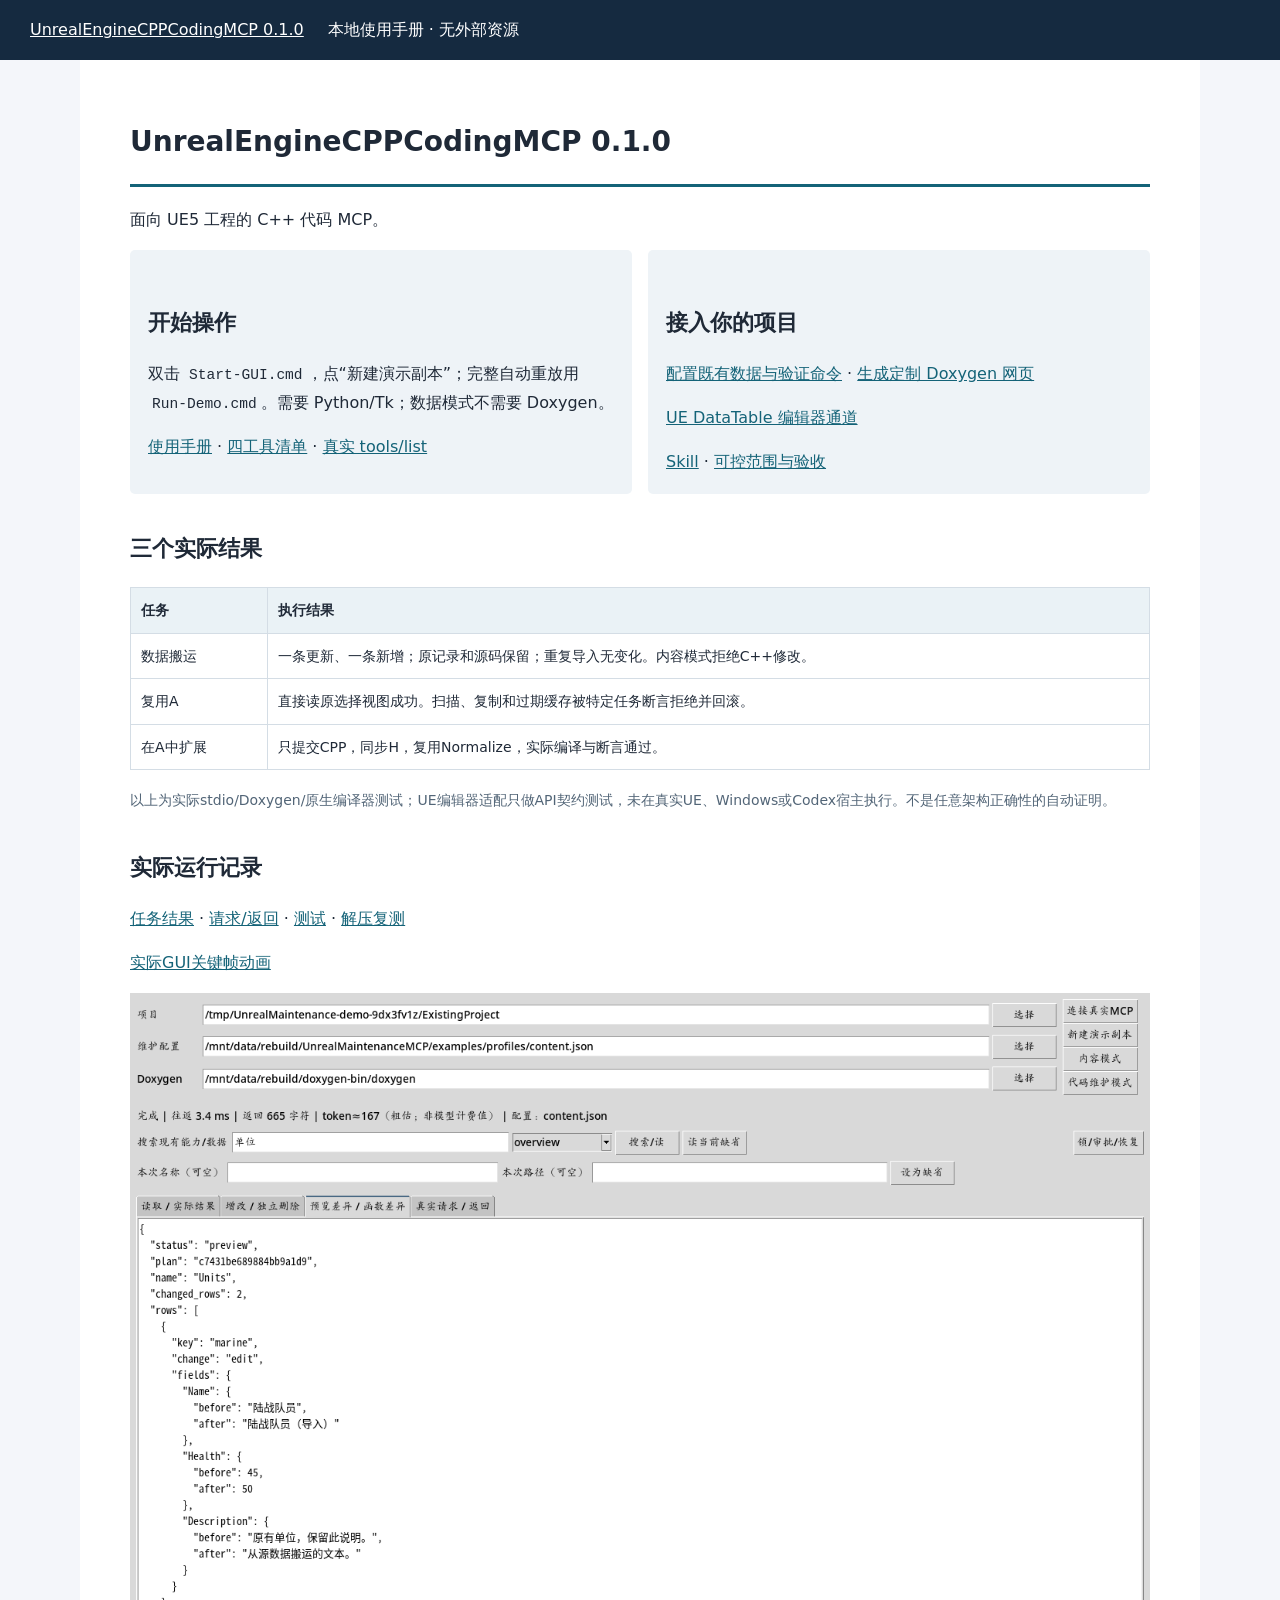
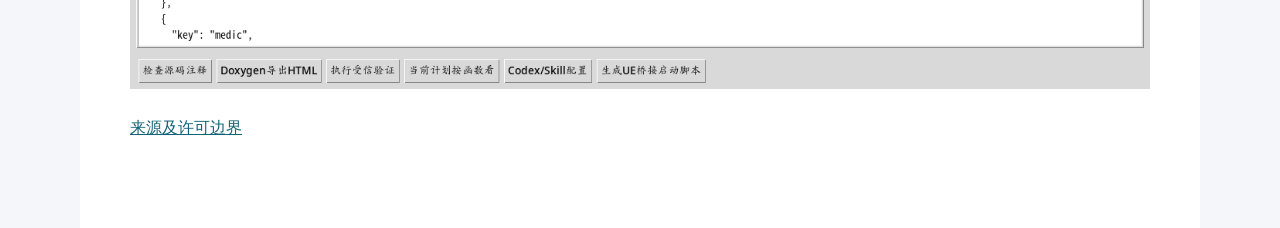
<file: index.html>
<!doctype html><html lang="zh-CN"><meta charset="utf-8"><meta name="viewport" content="width=device-width,initial-scale=1"><title>UnrealEngineCPPCodingMCP</title><style>body{font-family:system-ui,"Microsoft YaHei",sans-serif;margin:0;color:#1f2937;background:#f4f6fa;line-height:1.75}main{max-width:1020px;margin:auto;background:white;padding:38px 50px 70px}nav{background:#152a40;color:white;padding:16px 30px}a{color:#146378}nav a{color:white;margin-right:24px}h1{font-size:28px;border-bottom:3px solid #146378;padding-bottom:18px}h2{margin-top:36px;font-size:22px}h3{font-size:18px}pre{overflow:auto;background:#eef3f7;padding:18px;border-left:4px solid #146378;font-size:14px;line-height:1.65}code{font-family:Consolas,monospace;font-size:0.91em}p code{background:#eef3f7;padding:2px 4px}table{border-collapse:collapse;width:100%;margin:18px 0;font-size:14px}th,td{border:1px solid #d4dde5;text-align:left;padding:10px;vertical-align:top}th{background:#eaf2f6}img{max-width:100%}.muted{color:#526577;font-size:14px}.cards{display:grid;grid-template-columns:1fr 1fr;gap:16px}.card{background:#eef3f7;padding:18px;border-radius:5px}@media(max-width:700px){main{padding:22px}.cards{grid-template-columns:1fr}table{font-size:12px}}</style><nav><a href="index.html">UnrealEngineCPPCodingMCP 0.1.0</a><span>本地使用手册 · 无外部资源</span></nav><main><h1>UnrealEngineCPPCodingMCP 0.1.0</h1><p>面向 UE5 工程的 C++ 代码 MCP。</p><div class="cards"><section class="card"><h2>开始操作</h2><p>双击 <code>Start-GUI.cmd</code>，点“新建演示副本”；完整自动重放用 <code>Run-Demo.cmd</code>。需要 Python/Tk；数据模式不需要 Doxygen。</p><a href="docs/MANUAL_ZH.html">使用手册</a> · <a href="docs/TOOLS.html">四工具清单</a> · <a href="docs/TOOLS.json">真实 tools/list</a></section><section class="card"><h2>接入你的项目</h2><a href="docs/PROFILE_ZH.html">配置既有数据与验证命令</a> · <a href="docs/WEBSITE_ZH.html">生成定制 Doxygen 网页</a><p><a href="editor/README.html">UE DataTable 编辑器通道</a></p><a href=".agents/skills/ue-maintenance/SKILL.md">Skill</a> · <a href="docs/ACCEPTANCE_ZH.html">可控范围与验收</a></section></div><h2>三个实际结果</h2><table><tr><th>任务</th><th>执行结果</th></tr><tr><td>数据搬运</td><td>一条更新、一条新增；原记录和源码保留；重复导入无变化。内容模式拒绝C++修改。</td></tr><tr><td>复用A</td><td>直接读原选择视图成功。扫描、复制和过期缓存被特定任务断言拒绝并回滚。</td></tr><tr><td>在A中扩展</td><td>只提交CPP，同步H，复用Normalize，实际编译与断言通过。</td></tr></table><p class="muted">以上为实际stdio/Doxygen/原生编译器测试；UE编辑器适配只做API契约测试，未在真实UE、Windows或Codex宿主执行。不是任意架构正确性的自动证明。</p><h2>实际运行记录</h2><p><a href="evidence/replay/RESULTS.json">任务结果</a> · <a href="evidence/replay/MCP-RUN.json">请求/返回</a> · <a href="evidence/TEST_RESULTS.txt">测试</a> · <a href="evidence/Package-Tests.txt">解压复测</a></p><p><a href="evidence/gui/Workflow.gif">实际GUI关键帧动画</a></p><img src="evidence/gui/02_record_upsert_preview.png" alt="实际数据增改预览"><p><a href="NOTICE.md">来源及许可边界</a></p></main></html>
</file>
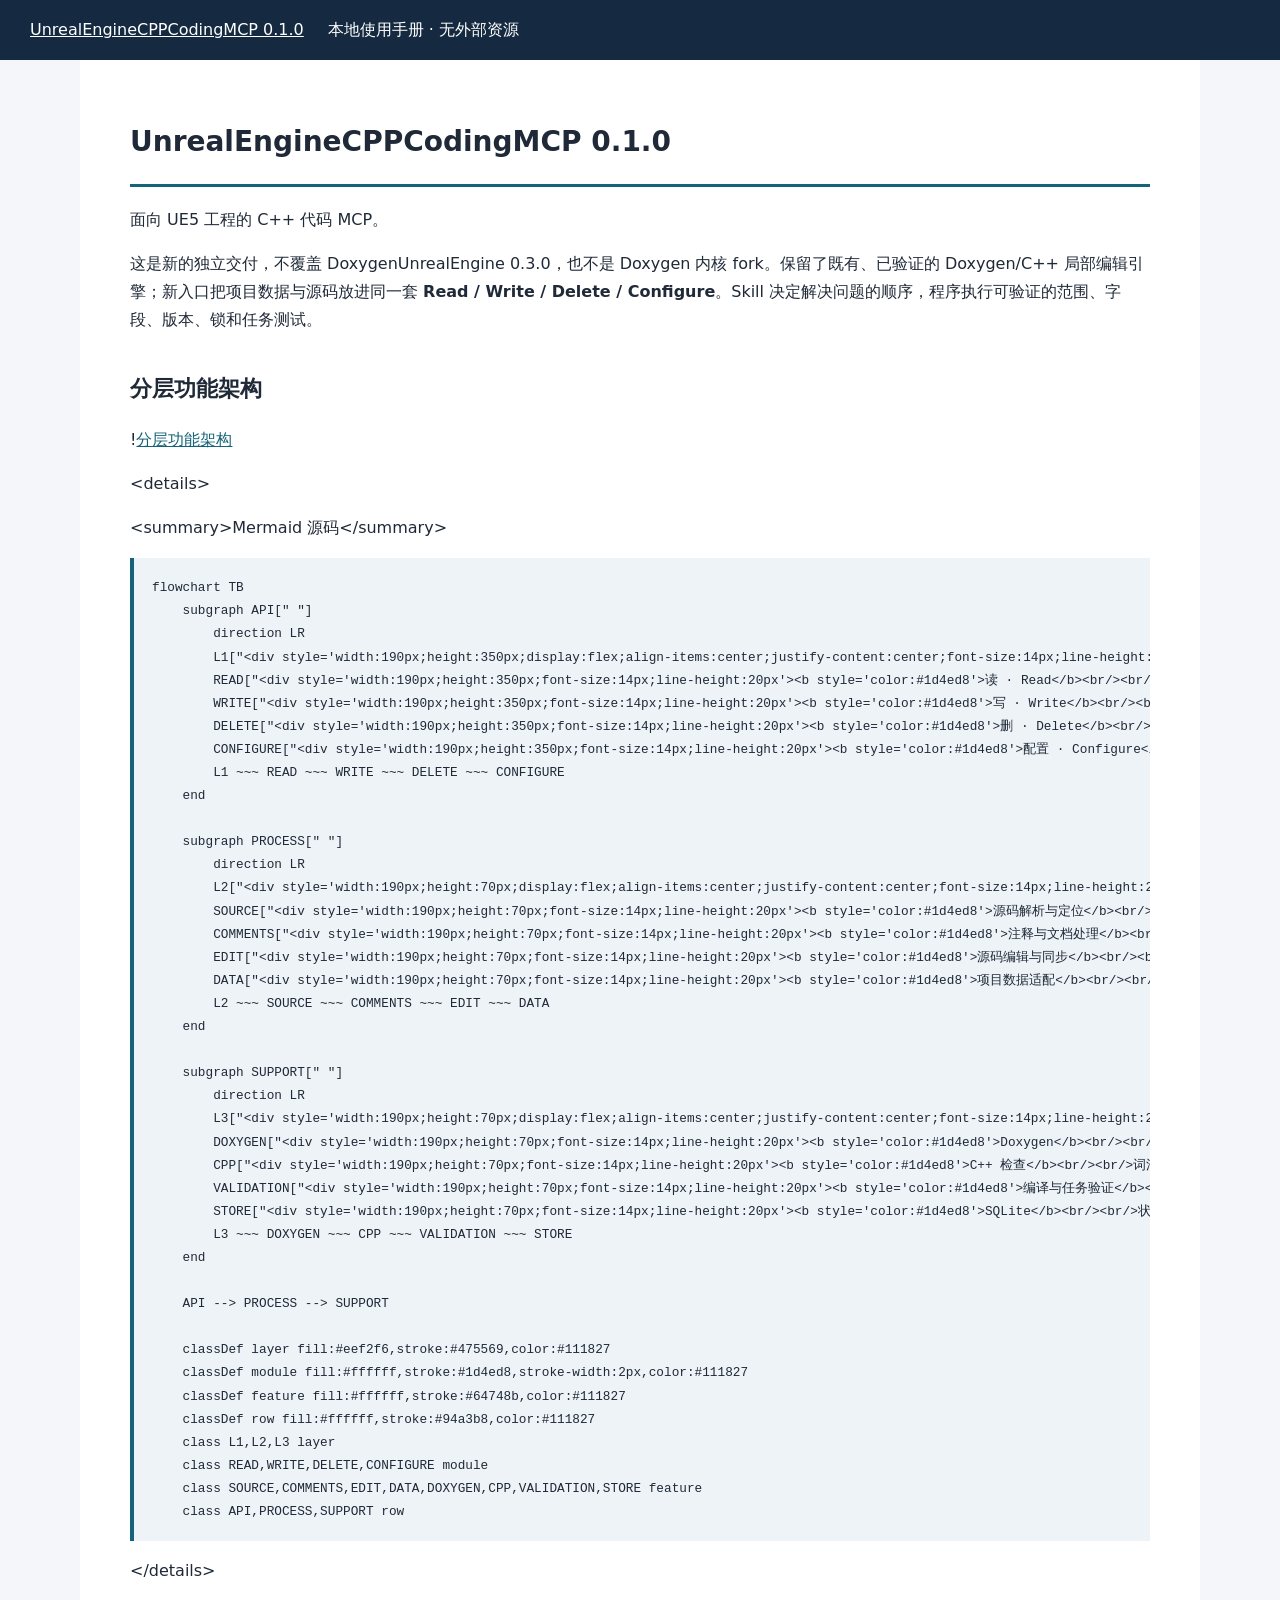
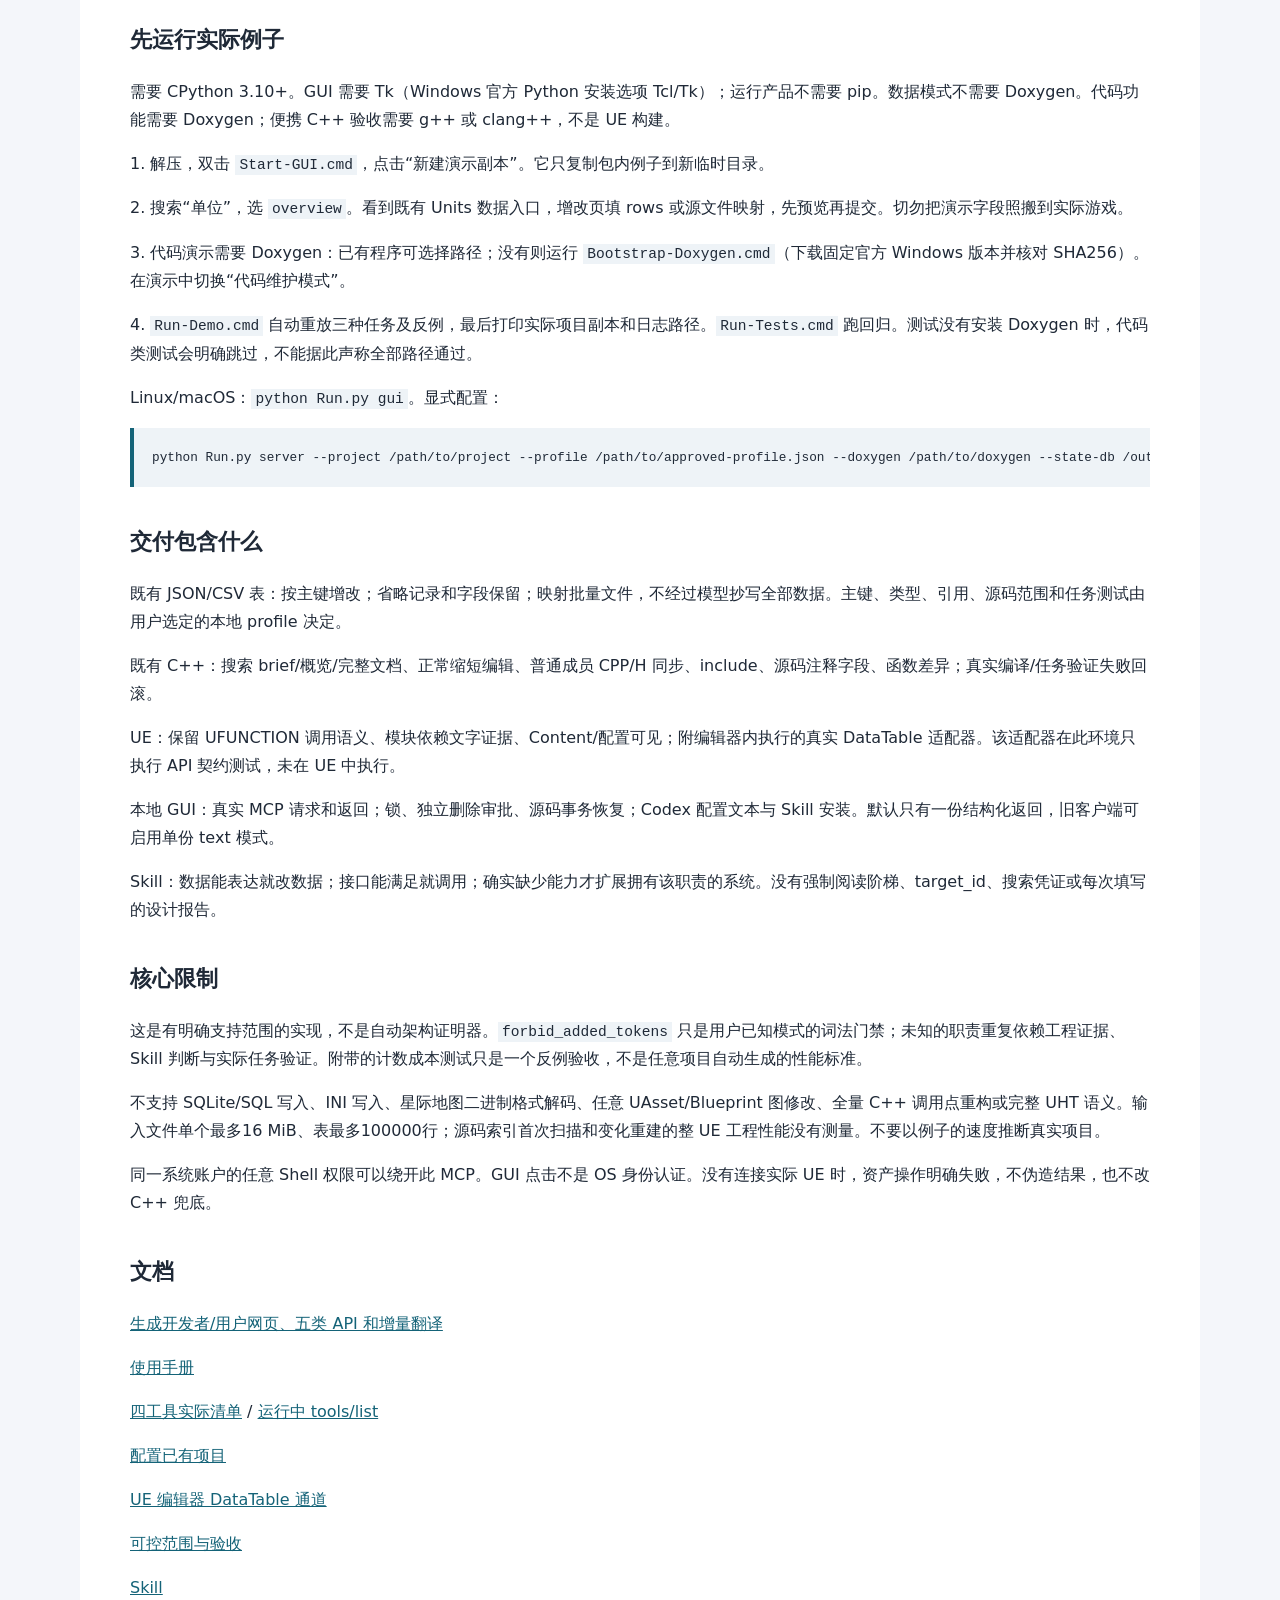
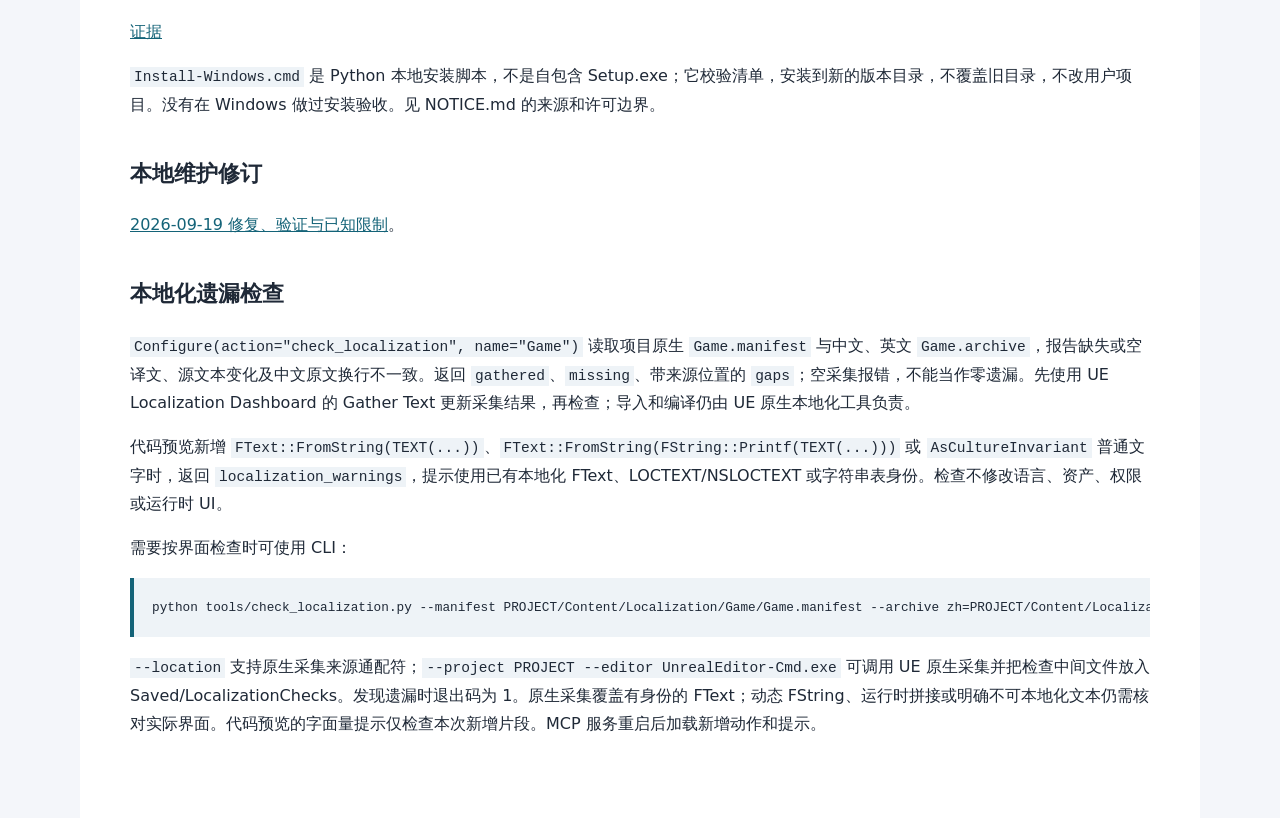
<file: README.html>
<!doctype html><html lang="zh-CN"><meta charset="utf-8"><meta name="viewport" content="width=device-width,initial-scale=1"><title>README</title><style>body{font-family:system-ui,"Microsoft YaHei",sans-serif;margin:0;color:#1f2937;background:#f4f6fa;line-height:1.75}main{max-width:1020px;margin:auto;background:white;padding:38px 50px 70px}nav{background:#152a40;color:white;padding:16px 30px}a{color:#146378}nav a{color:white;margin-right:24px}h1{font-size:28px;border-bottom:3px solid #146378;padding-bottom:18px}h2{margin-top:36px;font-size:22px}h3{font-size:18px}pre{overflow:auto;background:#eef3f7;padding:18px;border-left:4px solid #146378;font-size:14px;line-height:1.65}code{font-family:Consolas,monospace;font-size:0.91em}p code{background:#eef3f7;padding:2px 4px}table{border-collapse:collapse;width:100%;margin:18px 0;font-size:14px}th,td{border:1px solid #d4dde5;text-align:left;padding:10px;vertical-align:top}th{background:#eaf2f6}img{max-width:100%}.muted{color:#526577;font-size:14px}.cards{display:grid;grid-template-columns:1fr 1fr;gap:16px}.card{background:#eef3f7;padding:18px;border-radius:5px}@media(max-width:700px){main{padding:22px}.cards{grid-template-columns:1fr}table{font-size:12px}}</style><nav><a href="index.html">UnrealEngineCPPCodingMCP 0.1.0</a><span>本地使用手册 · 无外部资源</span></nav><main><h1>UnrealEngineCPPCodingMCP 0.1.0</h1>
<p>面向 UE5 工程的 C++ 代码 MCP。</p>
<p>这是新的独立交付，不覆盖 DoxygenUnrealEngine 0.3.0，也不是 Doxygen 内核 fork。保留了既有、已验证的 Doxygen/C++ 局部编辑引擎；新入口把项目数据与源码放进同一套 <b>Read / Write / Delete / Configure</b>。Skill 决定解决问题的顺序，程序执行可验证的范围、字段、版本、锁和任务测试。</p>
<h2>分层功能架构</h2>
<p>!<a href="docs/architecture.svg">分层功能架构</a></p>
<p>&lt;details&gt;</p>
<p>&lt;summary&gt;Mermaid 源码&lt;/summary&gt;</p>
<pre><code>flowchart TB
    subgraph API[&quot; &quot;]
        direction LR
        L1[&quot;&lt;div style=&#x27;width:190px;height:350px;display:flex;align-items:center;justify-content:center;font-size:14px;line-height:20px&#x27;&gt;&lt;div&gt;&lt;b&gt;MCP 功能入口&lt;/b&gt;&lt;br/&gt;接收维护请求&lt;br/&gt;提供读、写、删、配置功能&lt;/div&gt;&lt;/div&gt;&quot;]
        READ[&quot;&lt;div style=&#x27;width:190px;height:350px;font-size:14px;line-height:20px&#x27;&gt;&lt;b style=&#x27;color:#1d4ed8&#x27;&gt;读 · Read&lt;/b&gt;&lt;br/&gt;&lt;br/&gt;工程与绑定清单&lt;br/&gt;符号与数据搜索&lt;br/&gt;符号概览与详情&lt;br/&gt;源码与原始内容读取&lt;br/&gt;注释与 Doxygen 文档读取&lt;br/&gt;数据行查询与字段筛选&lt;br/&gt;符号引用定位&lt;br/&gt;修改差异对比&lt;br/&gt;变更历史与维护清单&lt;br/&gt;修改计划读取&lt;/div&gt;&quot;]
        WRITE[&quot;&lt;div style=&#x27;width:190px;height:350px;font-size:14px;line-height:20px&#x27;&gt;&lt;b style=&#x27;color:#1d4ed8&#x27;&gt;写 · Write&lt;/b&gt;&lt;br/&gt;&lt;br/&gt;源码新增与局部修改&lt;br/&gt;新增符号与成员&lt;br/&gt;单个与批量成员反射标记&lt;br/&gt;函数声明与定义编辑&lt;br/&gt;include 增加与修改&lt;br/&gt;Doxygen 字段与注释编辑&lt;br/&gt;局部初始化值修改&lt;br/&gt;数据记录增加与修改&lt;br/&gt;JSON/CSV 导入与字段映射&lt;br/&gt;坦克目标修改&lt;br/&gt;坦克资产路径替换&lt;br/&gt;聚焦坦克路径替换&lt;br/&gt;聚焦坦克描述替换&lt;br/&gt;修改预览与提交&lt;/div&gt;&quot;]
        DELETE[&quot;&lt;div style=&#x27;width:190px;height:350px;font-size:14px;line-height:20px&#x27;&gt;&lt;b style=&#x27;color:#1d4ed8&#x27;&gt;删 · Delete&lt;/b&gt;&lt;br/&gt;&lt;br/&gt;代码片段删除&lt;br/&gt;源码符号删除&lt;br/&gt;注释删除&lt;br/&gt;include 删除&lt;br/&gt;数据与资产记录按主键删除&lt;br/&gt;旧 INI 配置清理&lt;br/&gt;删除预览与提交&lt;/div&gt;&quot;]
        CONFIGURE[&quot;&lt;div style=&#x27;width:190px;height:350px;font-size:14px;line-height:20px&#x27;&gt;&lt;b style=&#x27;color:#1d4ed8&#x27;&gt;配置 · Configure&lt;/b&gt;&lt;br/&gt;&lt;br/&gt;维护状态读取&lt;br/&gt;缺省目标设置&lt;br/&gt;父子目标与作用范围&lt;br/&gt;维护任务中止&lt;br/&gt;数据锁定&lt;br/&gt;锁状态查询&lt;br/&gt;编译与任务验证&lt;br/&gt;UE 本地化检查&lt;br/&gt;Doxygen 注释检查&lt;br/&gt;HTML/LaTeX/PDF 文档导出&lt;br/&gt;Doxygen 索引重建&lt;br/&gt;审批状态读取&lt;br/&gt;权限策略读取&lt;/div&gt;&quot;]
        L1 ~~~ READ ~~~ WRITE ~~~ DELETE ~~~ CONFIGURE
    end

    subgraph PROCESS[&quot; &quot;]
        direction LR
        L2[&quot;&lt;div style=&#x27;width:190px;height:70px;display:flex;align-items:center;justify-content:center;font-size:14px;line-height:20px&#x27;&gt;&lt;div&gt;&lt;b&gt;代码与数据处理层&lt;/b&gt;&lt;br/&gt;按风格规则处理源码&lt;br/&gt;按项目绑定处理数据&lt;/div&gt;&lt;/div&gt;&quot;]
        SOURCE[&quot;&lt;div style=&#x27;width:190px;height:70px;font-size:14px;line-height:20px&#x27;&gt;&lt;b style=&#x27;color:#1d4ed8&#x27;&gt;源码解析与定位&lt;/b&gt;&lt;br/&gt;&lt;br/&gt;符号定位 · 源码结构解析&lt;/div&gt;&quot;]
        COMMENTS[&quot;&lt;div style=&#x27;width:190px;height:70px;font-size:14px;line-height:20px&#x27;&gt;&lt;b style=&#x27;color:#1d4ed8&#x27;&gt;注释与文档处理&lt;/b&gt;&lt;br/&gt;&lt;br/&gt;Doxygen 字段读取与编辑&lt;/div&gt;&quot;]
        EDIT[&quot;&lt;div style=&#x27;width:190px;height:70px;font-size:14px;line-height:20px&#x27;&gt;&lt;b style=&#x27;color:#1d4ed8&#x27;&gt;源码编辑与同步&lt;/b&gt;&lt;br/&gt;&lt;br/&gt;局部编辑 · CPP/H 同步&lt;/div&gt;&quot;]
        DATA[&quot;&lt;div style=&#x27;width:190px;height:70px;font-size:14px;line-height:20px&#x27;&gt;&lt;b style=&#x27;color:#1d4ed8&#x27;&gt;项目数据适配&lt;/b&gt;&lt;br/&gt;&lt;br/&gt;JSON/CSV · UE 数据表&lt;/div&gt;&quot;]
        L2 ~~~ SOURCE ~~~ COMMENTS ~~~ EDIT ~~~ DATA
    end

    subgraph SUPPORT[&quot; &quot;]
        direction LR
        L3[&quot;&lt;div style=&#x27;width:190px;height:70px;display:flex;align-items:center;justify-content:center;font-size:14px;line-height:20px&#x27;&gt;&lt;div&gt;&lt;b&gt;基础能力层&lt;/b&gt;&lt;br/&gt;提供索引、检查与存储&lt;/div&gt;&lt;/div&gt;&quot;]
        DOXYGEN[&quot;&lt;div style=&#x27;width:190px;height:70px;font-size:14px;line-height:20px&#x27;&gt;&lt;b style=&#x27;color:#1d4ed8&#x27;&gt;Doxygen&lt;/b&gt;&lt;br/&gt;&lt;br/&gt;符号与文档索引&lt;/div&gt;&quot;]
        CPP[&quot;&lt;div style=&#x27;width:190px;height:70px;font-size:14px;line-height:20px&#x27;&gt;&lt;b style=&#x27;color:#1d4ed8&#x27;&gt;C++ 检查&lt;/b&gt;&lt;br/&gt;&lt;br/&gt;词法与源码结构检查&lt;/div&gt;&quot;]
        VALIDATION[&quot;&lt;div style=&#x27;width:190px;height:70px;font-size:14px;line-height:20px&#x27;&gt;&lt;b style=&#x27;color:#1d4ed8&#x27;&gt;编译与任务验证&lt;/b&gt;&lt;br/&gt;&lt;br/&gt;运行项目配置的验证命令&lt;/div&gt;&quot;]
        STORE[&quot;&lt;div style=&#x27;width:190px;height:70px;font-size:14px;line-height:20px&#x27;&gt;&lt;b style=&#x27;color:#1d4ed8&#x27;&gt;SQLite&lt;/b&gt;&lt;br/&gt;&lt;br/&gt;状态与变更历史存储&lt;/div&gt;&quot;]
        L3 ~~~ DOXYGEN ~~~ CPP ~~~ VALIDATION ~~~ STORE
    end

    API --&gt; PROCESS --&gt; SUPPORT

    classDef layer fill:#eef2f6,stroke:#475569,color:#111827
    classDef module fill:#ffffff,stroke:#1d4ed8,stroke-width:2px,color:#111827
    classDef feature fill:#ffffff,stroke:#64748b,color:#111827
    classDef row fill:#ffffff,stroke:#94a3b8,color:#111827
    class L1,L2,L3 layer
    class READ,WRITE,DELETE,CONFIGURE module
    class SOURCE,COMMENTS,EDIT,DATA,DOXYGEN,CPP,VALIDATION,STORE feature
    class API,PROCESS,SUPPORT row</code></pre>
<p>&lt;/details&gt;</p>
<h2>先运行实际例子</h2>
<p>需要 CPython 3.10+。GUI 需要 Tk（Windows 官方 Python 安装选项 Tcl/Tk）；运行产品不需要 pip。数据模式不需要 Doxygen。代码功能需要 Doxygen；便携 C++ 验收需要 g++ 或 clang++，不是 UE 构建。</p>
<p>1. 解压，双击 <code>Start-GUI.cmd</code>，点击“新建演示副本”。它只复制包内例子到新临时目录。</p>
<p>2. 搜索“单位”，选 <code>overview</code>。看到既有 Units 数据入口，增改页填 rows 或源文件映射，先预览再提交。切勿把演示字段照搬到实际游戏。</p>
<p>3. 代码演示需要 Doxygen：已有程序可选择路径；没有则运行 <code>Bootstrap-Doxygen.cmd</code>（下载固定官方 Windows 版本并核对 SHA256）。在演示中切换“代码维护模式”。</p>
<p>4. <code>Run-Demo.cmd</code> 自动重放三种任务及反例，最后打印实际项目副本和日志路径。<code>Run-Tests.cmd</code> 跑回归。测试没有安装 Doxygen 时，代码类测试会明确跳过，不能据此声称全部路径通过。</p>
<p>Linux/macOS：<code>python Run.py gui</code>。显式配置：</p>
<pre><code>python Run.py server --project /path/to/project --profile /path/to/approved-profile.json --doxygen /path/to/doxygen --state-db /outside/project/state.sqlite3</code></pre>
<h2>交付包含什么</h2>
<p>既有 JSON/CSV 表：按主键增改；省略记录和字段保留；映射批量文件，不经过模型抄写全部数据。主键、类型、引用、源码范围和任务测试由用户选定的本地 profile 决定。</p>
<p>既有 C++：搜索 brief/概览/完整文档、正常缩短编辑、普通成员 CPP/H 同步、include、源码注释字段、函数差异；真实编译/任务验证失败回滚。</p>
<p>UE：保留 UFUNCTION 调用语义、模块依赖文字证据、Content/配置可见；附编辑器内执行的真实 DataTable 适配器。该适配器在此环境只执行 API 契约测试，未在 UE 中执行。</p>
<p>本地 GUI：真实 MCP 请求和返回；锁、独立删除审批、源码事务恢复；Codex 配置文本与 Skill 安装。默认只有一份结构化返回，旧客户端可启用单份 text 模式。</p>
<p>Skill：数据能表达就改数据；接口能满足就调用；确实缺少能力才扩展拥有该职责的系统。没有强制阅读阶梯、target_id、搜索凭证或每次填写的设计报告。</p>
<h2>核心限制</h2>
<p>这是有明确支持范围的实现，不是自动架构证明器。<code>forbid_added_tokens</code> 只是用户已知模式的词法门禁；未知的职责重复依赖工程证据、Skill 判断与实际任务验证。附带的计数成本测试只是一个反例验收，不是任意项目自动生成的性能标准。</p>
<p>不支持 SQLite/SQL 写入、INI 写入、星际地图二进制格式解码、任意 UAsset/Blueprint 图修改、全量 C++ 调用点重构或完整 UHT 语义。输入文件单个最多16 MiB、表最多100000行；源码索引首次扫描和变化重建的整 UE 工程性能没有测量。不要以例子的速度推断真实项目。</p>
<p>同一系统账户的任意 Shell 权限可以绕开此 MCP。GUI 点击不是 OS 身份认证。没有连接实际 UE 时，资产操作明确失败，不伪造结果，也不改 C++ 兜底。</p>
<h2>文档</h2>
<p><a href="docs/WEBSITE_ZH.html">生成开发者/用户网页、五类 API 和增量翻译</a></p>
<p><a href="docs/MANUAL_ZH.html">使用手册</a></p>
<p><a href="docs/TOOLS.html">四工具实际清单</a> / <a href="docs/TOOLS.json">运行中 tools/list</a></p>
<p><a href="docs/PROFILE_ZH.html">配置已有项目</a></p>
<p><a href="editor/README.html">UE 编辑器 DataTable 通道</a></p>
<p><a href="docs/ACCEPTANCE_ZH.html">可控范围与验收</a></p>
<p><a href=".agents/skills/ue-maintenance/SKILL.md">Skill</a></p>
<p><a href="evidence/README.md">证据</a></p>
<p><code>Install-Windows.cmd</code> 是 Python 本地安装脚本，不是自包含 Setup.exe；它校验清单，安装到新的版本目录，不覆盖旧目录，不改用户项目。没有在 Windows 做过安装验收。见 NOTICE.md 的来源和许可边界。</p>
<h2>本地维护修订</h2>
<p><a href="docs/LOCAL_MAINTENANCE_20260919.md">2026-09-19 修复、验证与已知限制</a>。</p>
<h2>本地化遗漏检查</h2>
<p><code>Configure(action=&quot;check_localization&quot;, name=&quot;Game&quot;)</code> 读取项目原生 <code>Game.manifest</code> 与中文、英文 <code>Game.archive</code>，报告缺失或空译文、源文本变化及中文原文换行不一致。返回 <code>gathered</code>、<code>missing</code>、带来源位置的 <code>gaps</code>；空采集报错，不能当作零遗漏。先使用 UE Localization Dashboard 的 Gather Text 更新采集结果，再检查；导入和编译仍由 UE 原生本地化工具负责。</p>
<p>代码预览新增 <code>FText::FromString(TEXT(...))</code>、<code>FText::FromString(FString::Printf(TEXT(...)))</code> 或 <code>AsCultureInvariant</code> 普通文字时，返回 <code>localization_warnings</code>，提示使用已有本地化 FText、LOCTEXT/NSLOCTEXT 或字符串表身份。检查不修改语言、资产、权限或运行时 UI。</p>
<p>需要按界面检查时可使用 CLI：</p>
<pre><code>python tools/check_localization.py --manifest PROJECT/Content/Localization/Game/Game.manifest --archive zh=PROJECT/Content/Localization/Game/zh-Hans-CN/Game.archive --archive en=PROJECT/Content/Localization/Game/en/Game.archive --namespace Winyunq.UI</code></pre>
<p><code>--location</code> 支持原生采集来源通配符；<code>--project PROJECT --editor UnrealEditor-Cmd.exe</code> 可调用 UE 原生采集并把检查中间文件放入 Saved/LocalizationChecks。发现遗漏时退出码为 1。原生采集覆盖有身份的 FText；动态 FString、运行时拼接或明确不可本地化文本仍需核对实际界面。代码预览的字面量提示仅检查本次新增片段。MCP 服务重启后加载新增动作和提示。</p></main></html>
</file>
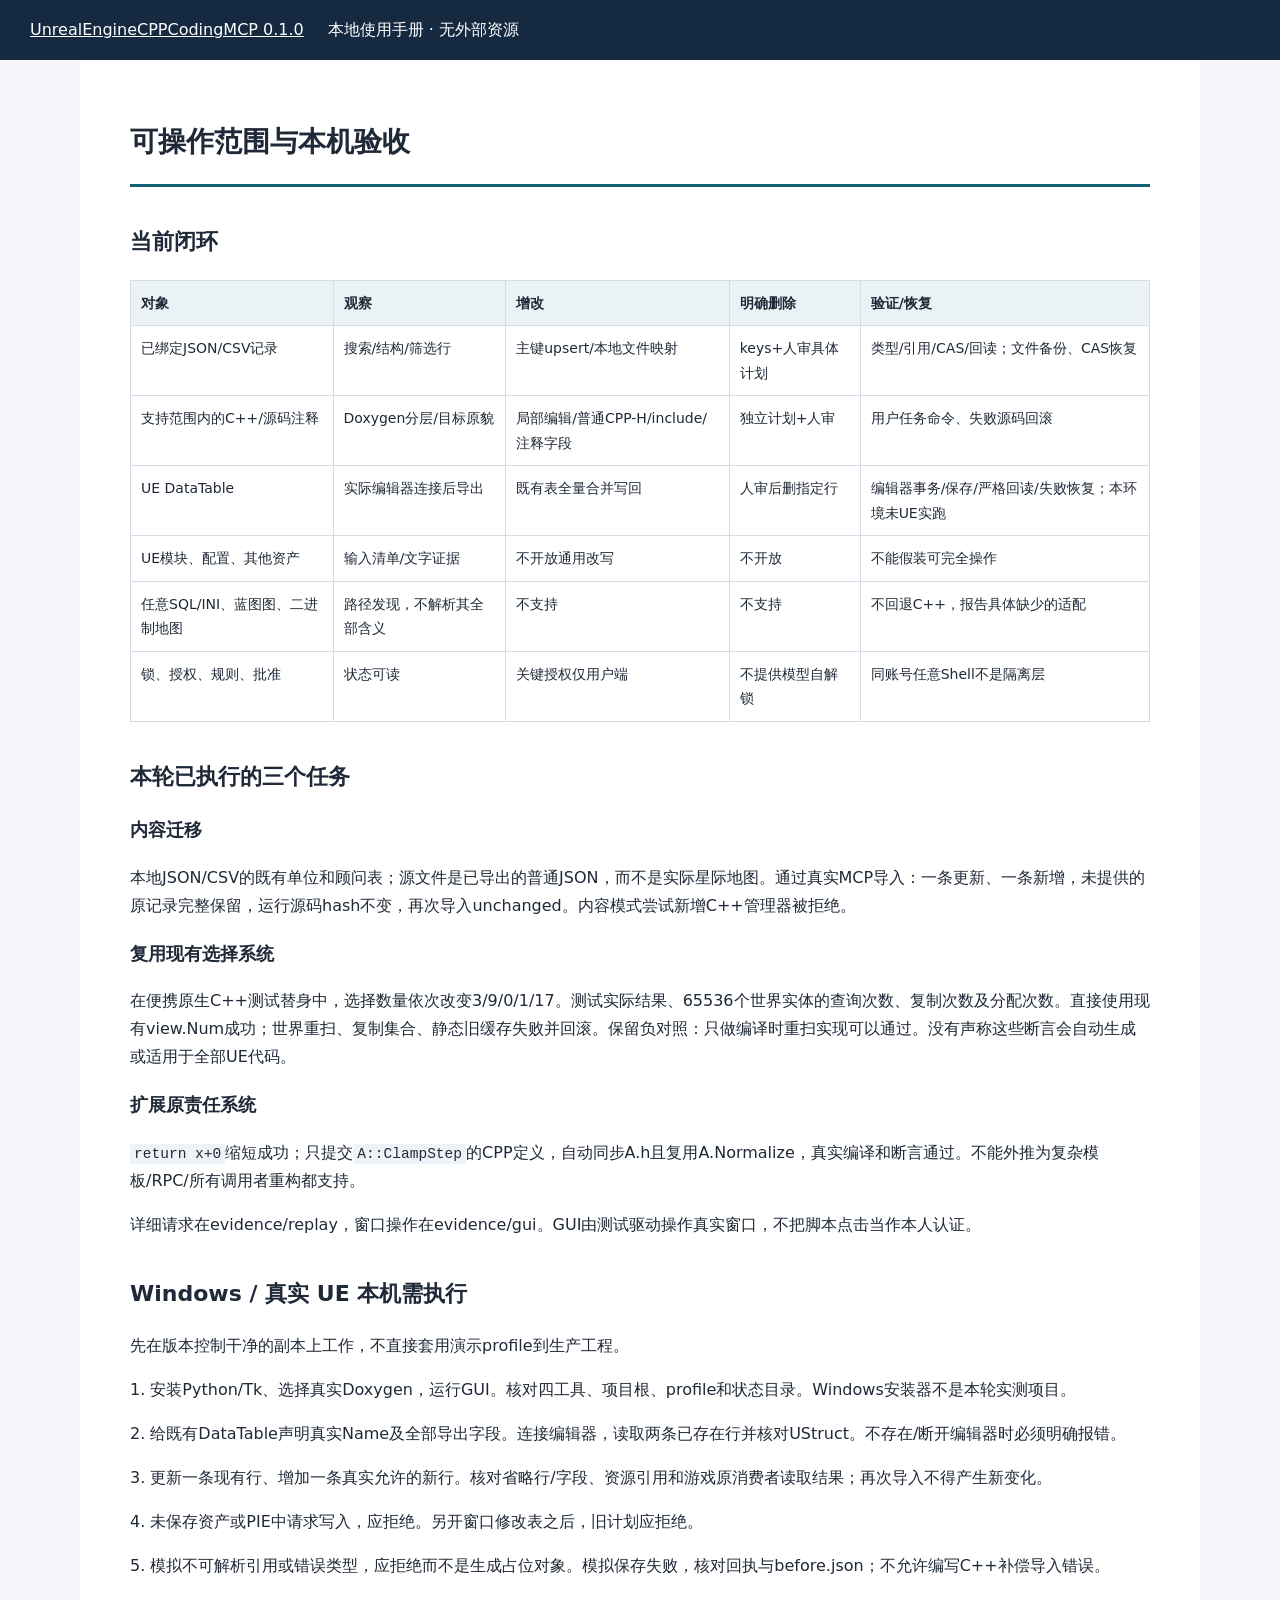
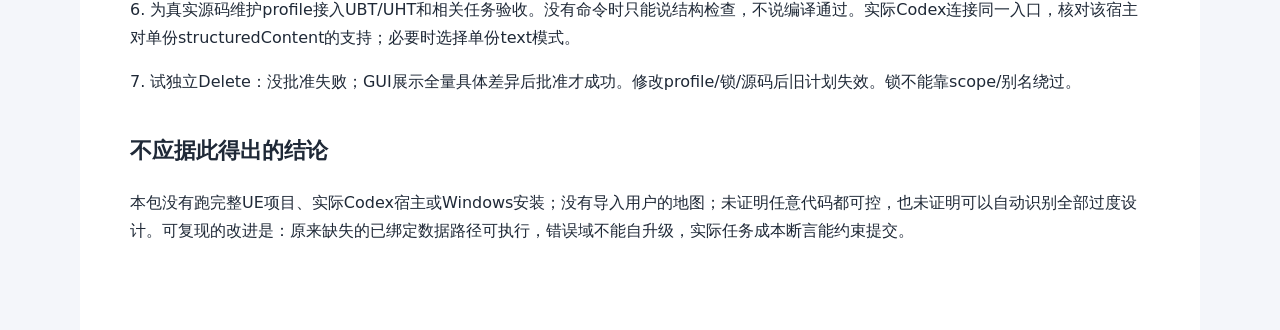
<file: docs/ACCEPTANCE_ZH.html>
<!doctype html><html lang="zh-CN"><meta charset="utf-8"><meta name="viewport" content="width=device-width,initial-scale=1"><title>ACCEPTANCE_ZH</title><style>body{font-family:system-ui,"Microsoft YaHei",sans-serif;margin:0;color:#1f2937;background:#f4f6fa;line-height:1.75}main{max-width:1020px;margin:auto;background:white;padding:38px 50px 70px}nav{background:#152a40;color:white;padding:16px 30px}a{color:#146378}nav a{color:white;margin-right:24px}h1{font-size:28px;border-bottom:3px solid #146378;padding-bottom:18px}h2{margin-top:36px;font-size:22px}h3{font-size:18px}pre{overflow:auto;background:#eef3f7;padding:18px;border-left:4px solid #146378;font-size:14px;line-height:1.65}code{font-family:Consolas,monospace;font-size:0.91em}p code{background:#eef3f7;padding:2px 4px}table{border-collapse:collapse;width:100%;margin:18px 0;font-size:14px}th,td{border:1px solid #d4dde5;text-align:left;padding:10px;vertical-align:top}th{background:#eaf2f6}img{max-width:100%}.muted{color:#526577;font-size:14px}.cards{display:grid;grid-template-columns:1fr 1fr;gap:16px}.card{background:#eef3f7;padding:18px;border-radius:5px}@media(max-width:700px){main{padding:22px}.cards{grid-template-columns:1fr}table{font-size:12px}}</style><nav><a href="../index.html">UnrealEngineCPPCodingMCP 0.1.0</a><span>本地使用手册 · 无外部资源</span></nav><main><h1>可操作范围与本机验收</h1>
<h2>当前闭环</h2>
<table><tr><th>对象</th><th>观察</th><th>增改</th><th>明确删除</th><th>验证/恢复</th></tr><tr><td>已绑定JSON/CSV记录</td><td>搜索/结构/筛选行</td><td>主键upsert/本地文件映射</td><td>keys+人审具体计划</td><td>类型/引用/CAS/回读；文件备份、CAS恢复</td></tr><tr><td>支持范围内的C++/源码注释</td><td>Doxygen分层/目标原貌</td><td>局部编辑/普通CPP-H/include/注释字段</td><td>独立计划+人审</td><td>用户任务命令、失败源码回滚</td></tr><tr><td>UE DataTable</td><td>实际编辑器连接后导出</td><td>既有表全量合并写回</td><td>人审后删指定行</td><td>编辑器事务/保存/严格回读/失败恢复；本环境未UE实跑</td></tr><tr><td>UE模块、配置、其他资产</td><td>输入清单/文字证据</td><td>不开放通用改写</td><td>不开放</td><td>不能假装可完全操作</td></tr><tr><td>任意SQL/INI、蓝图图、二进制地图</td><td>路径发现，不解析其全部含义</td><td>不支持</td><td>不支持</td><td>不回退C++，报告具体缺少的适配</td></tr><tr><td>锁、授权、规则、批准</td><td>状态可读</td><td>关键授权仅用户端</td><td>不提供模型自解锁</td><td>同账号任意Shell不是隔离层</td></tr></table>
<h2>本轮已执行的三个任务</h2>
<h3>内容迁移</h3>
<p>本地JSON/CSV的既有单位和顾问表；源文件是已导出的普通JSON，而不是实际星际地图。通过真实MCP导入：一条更新、一条新增，未提供的原记录完整保留，运行源码hash不变，再次导入unchanged。内容模式尝试新增C++管理器被拒绝。</p>
<h3>复用现有选择系统</h3>
<p>在便携原生C++测试替身中，选择数量依次改变3/9/0/1/17。测试实际结果、65536个世界实体的查询次数、复制次数及分配次数。直接使用现有view.Num成功；世界重扫、复制集合、静态旧缓存失败并回滚。保留负对照：只做编译时重扫实现可以通过。没有声称这些断言会自动生成或适用于全部UE代码。</p>
<h3>扩展原责任系统</h3>
<p><code>return x+0</code>缩短成功；只提交<code>A::ClampStep</code>的CPP定义，自动同步A.h且复用A.Normalize，真实编译和断言通过。不能外推为复杂模板/RPC/所有调用者重构都支持。</p>
<p>详细请求在evidence/replay，窗口操作在evidence/gui。GUI由测试驱动操作真实窗口，不把脚本点击当作本人认证。</p>
<h2>Windows / 真实 UE 本机需执行</h2>
<p>先在版本控制干净的副本上工作，不直接套用演示profile到生产工程。</p>
<p>1. 安装Python/Tk、选择真实Doxygen，运行GUI。核对四工具、项目根、profile和状态目录。Windows安装器不是本轮实测项目。</p>
<p>2. 给既有DataTable声明真实Name及全部导出字段。连接编辑器，读取两条已存在行并核对UStruct。不存在/断开编辑器时必须明确报错。</p>
<p>3. 更新一条现有行、增加一条真实允许的新行。核对省略行/字段、资源引用和游戏原消费者读取结果；再次导入不得产生新变化。</p>
<p>4. 未保存资产或PIE中请求写入，应拒绝。另开窗口修改表之后，旧计划应拒绝。</p>
<p>5. 模拟不可解析引用或错误类型，应拒绝而不是生成占位对象。模拟保存失败，核对回执与before.json；不允许编写C++补偿导入错误。</p>
<p>6. 为真实源码维护profile接入UBT/UHT和相关任务验收。没有命令时只能说结构检查，不说编译通过。实际Codex连接同一入口，核对该宿主对单份structuredContent的支持；必要时选择单份text模式。</p>
<p>7. 试独立Delete：没批准失败；GUI展示全量具体差异后批准才成功。修改profile/锁/源码后旧计划失效。锁不能靠scope/别名绕过。</p>
<h2>不应据此得出的结论</h2>
<p>本包没有跑完整UE项目、实际Codex宿主或Windows安装；没有导入用户的地图；未证明任意代码都可控，也未证明可以自动识别全部过度设计。可复现的改进是：原来缺失的已绑定数据路径可执行，错误域不能自升级，实际任务成本断言能约束提交。</p></main></html>
</file>
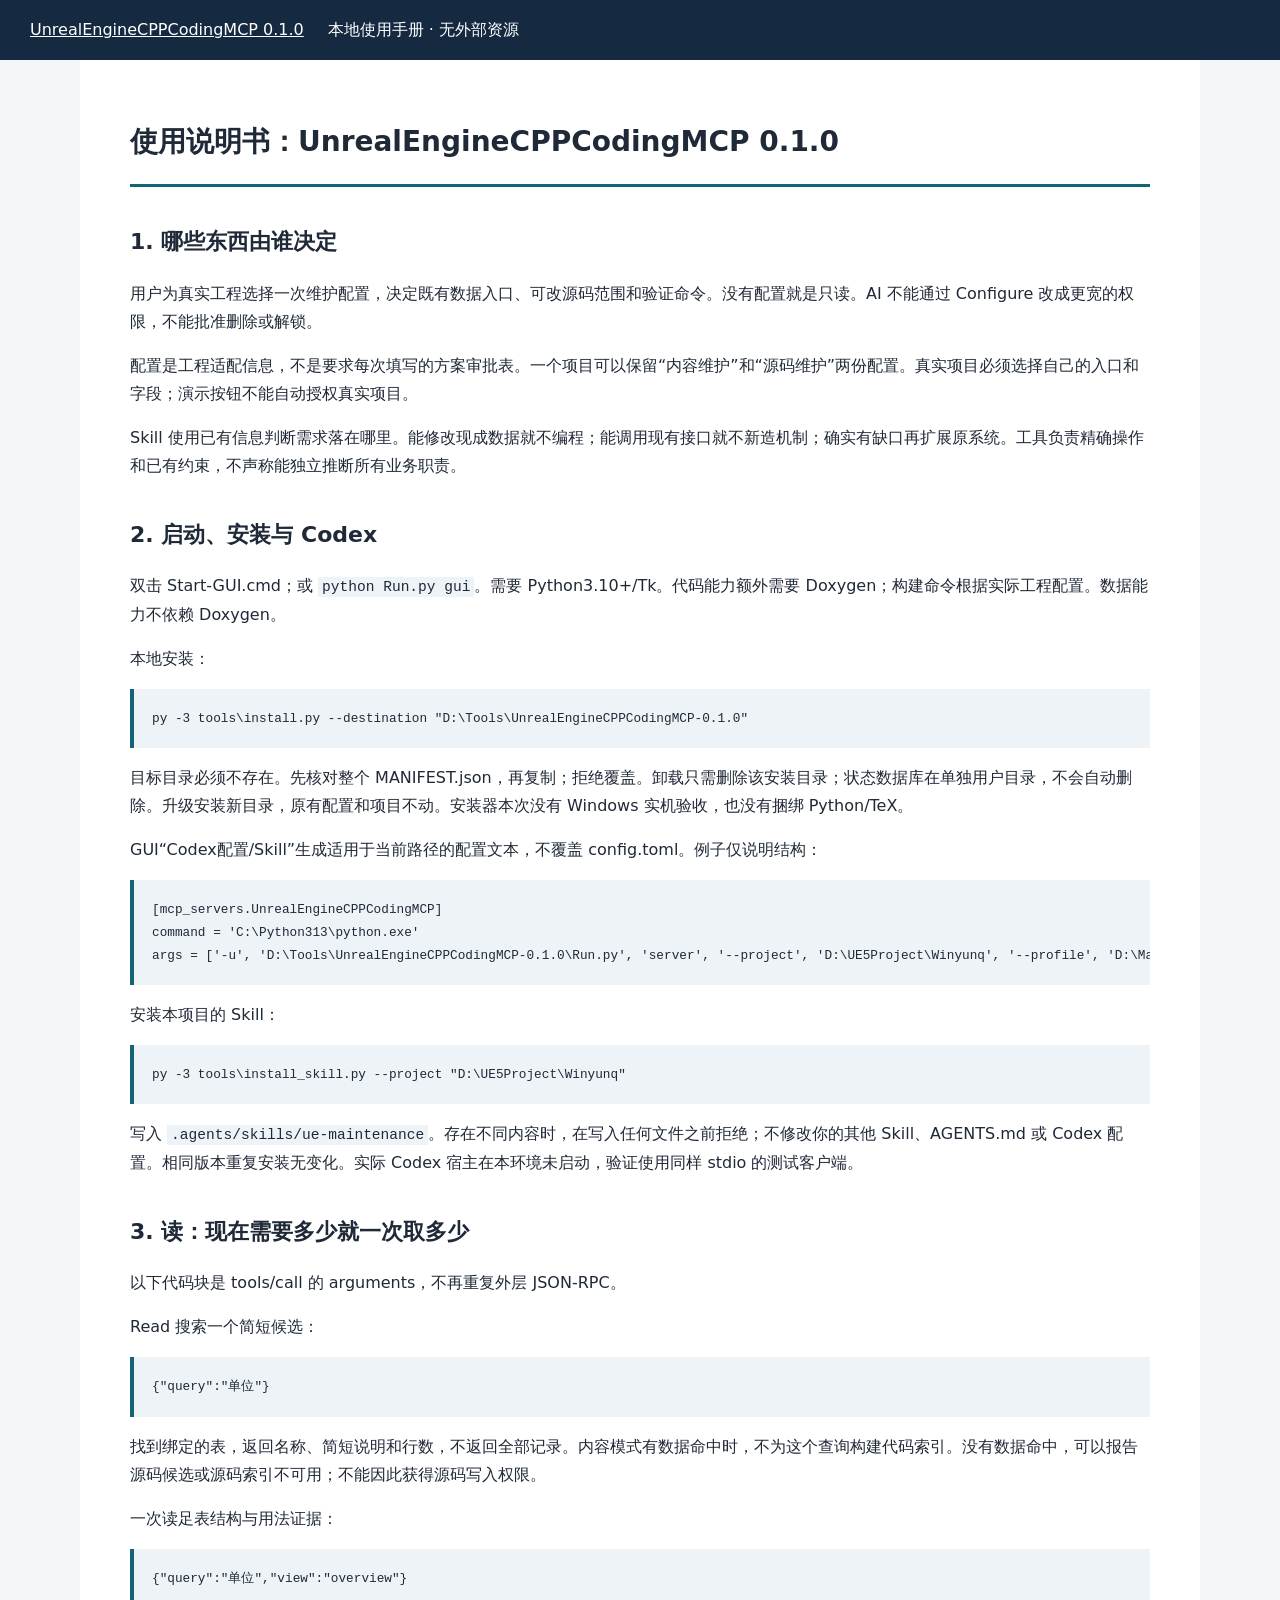
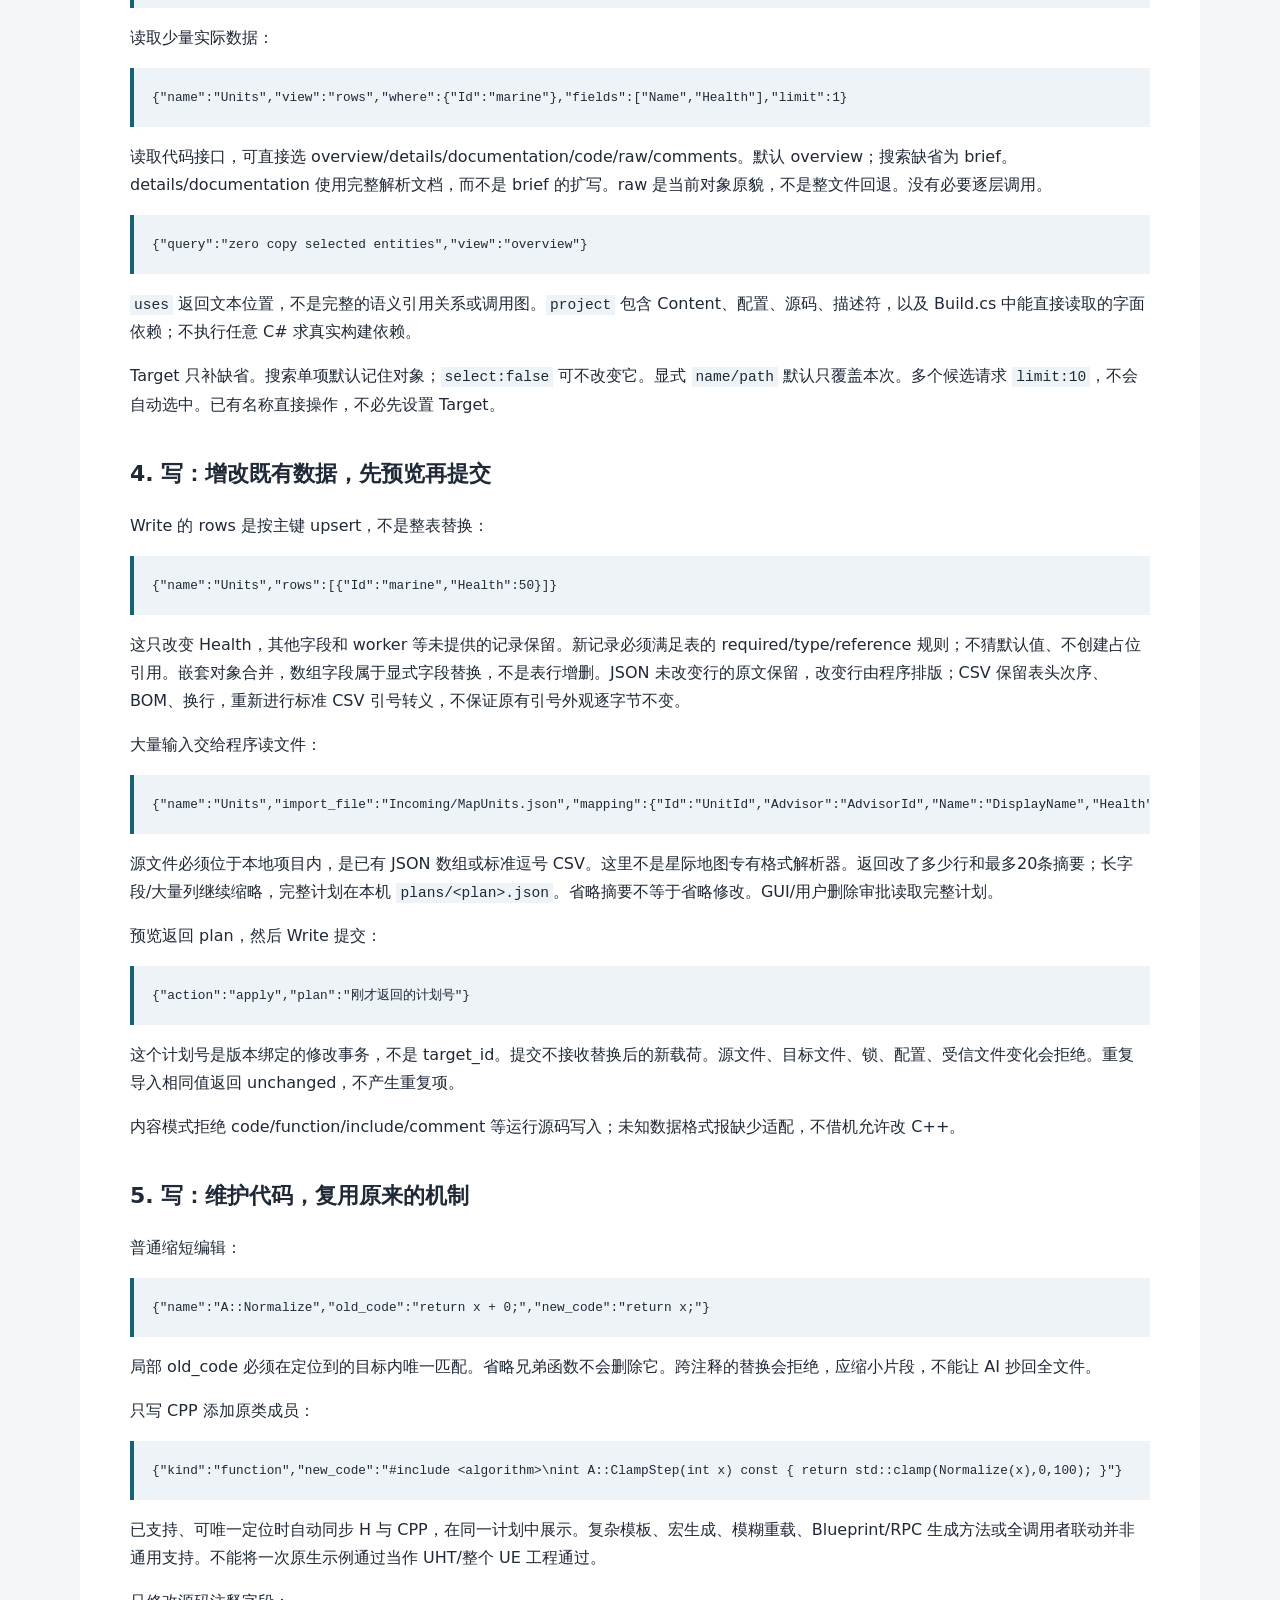
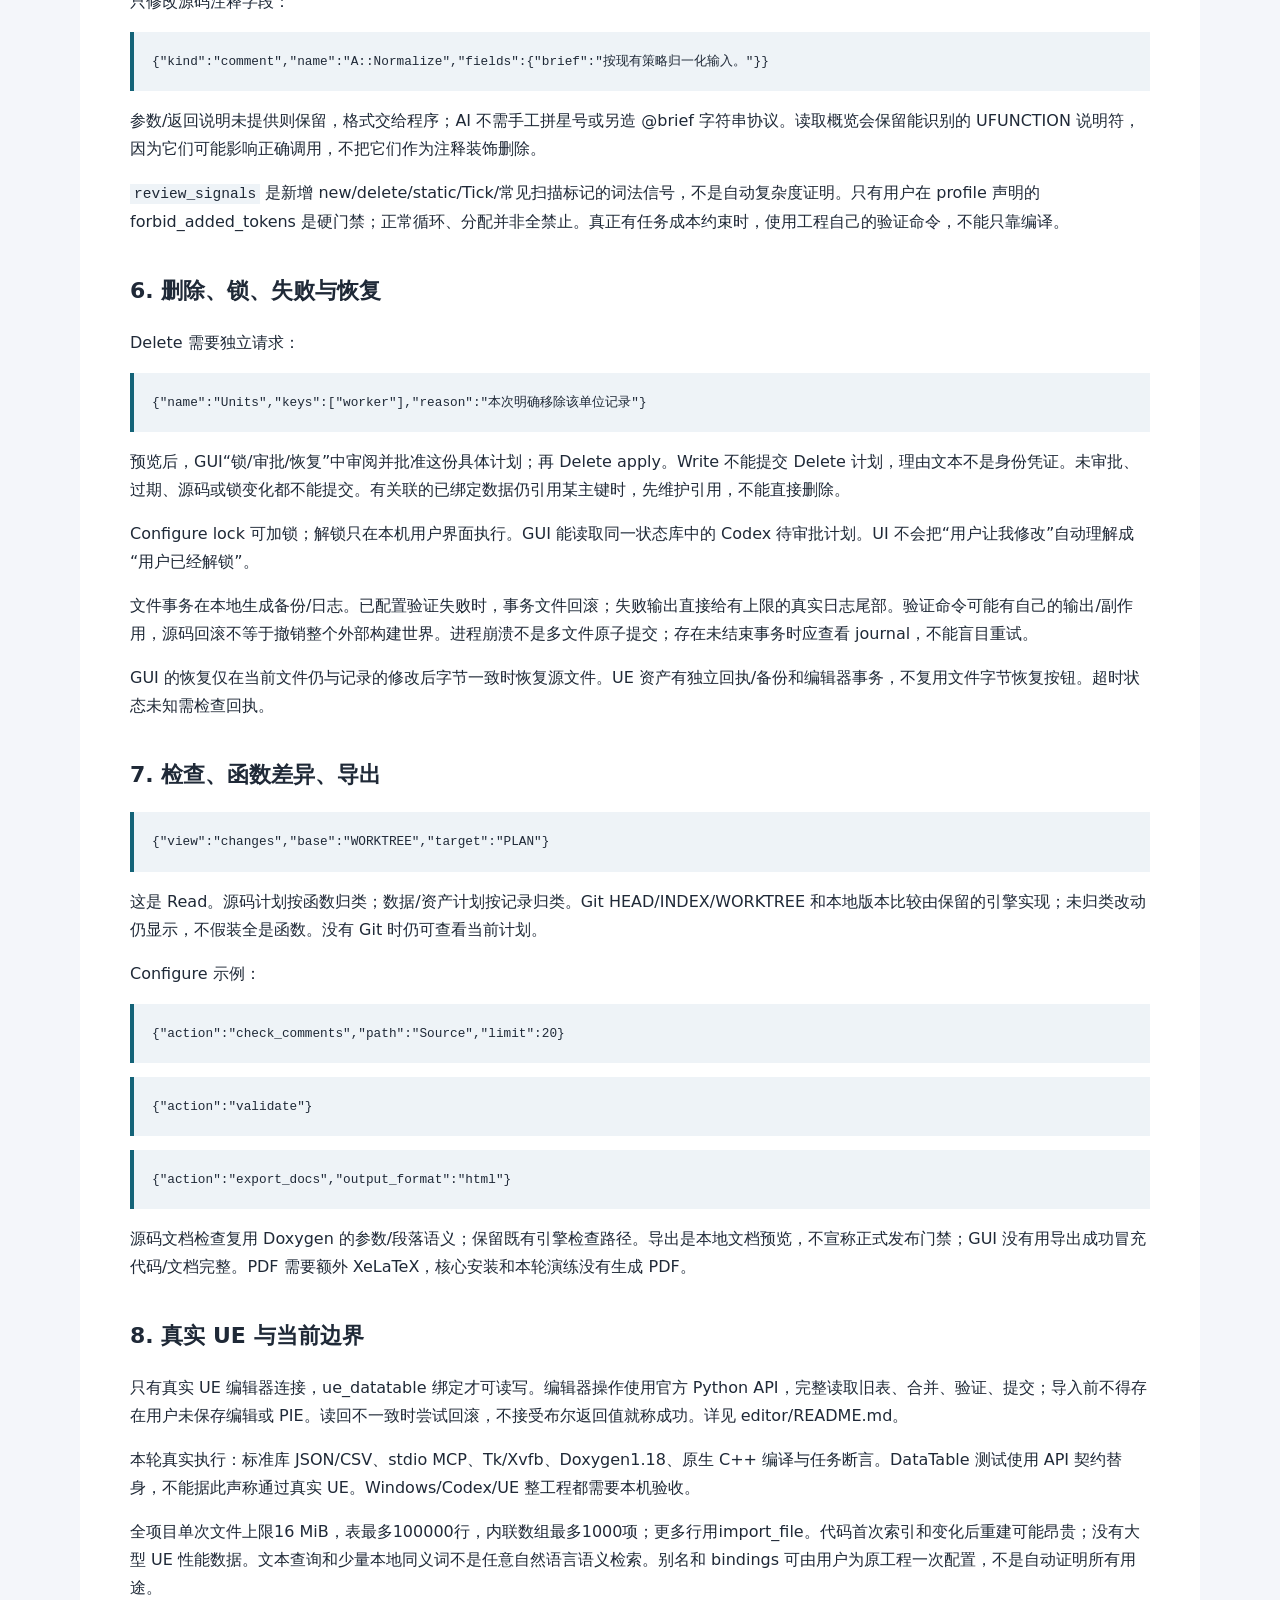
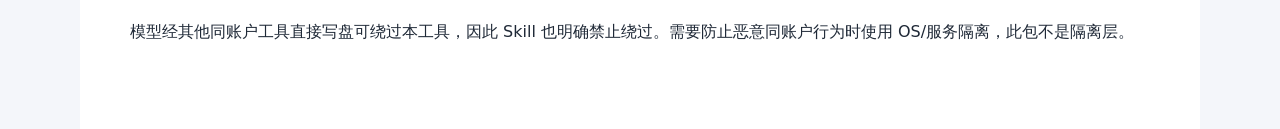
<file: docs/MANUAL_ZH.html>
<!doctype html><html lang="zh-CN"><meta charset="utf-8"><meta name="viewport" content="width=device-width,initial-scale=1"><title>MANUAL_ZH</title><style>body{font-family:system-ui,"Microsoft YaHei",sans-serif;margin:0;color:#1f2937;background:#f4f6fa;line-height:1.75}main{max-width:1020px;margin:auto;background:white;padding:38px 50px 70px}nav{background:#152a40;color:white;padding:16px 30px}a{color:#146378}nav a{color:white;margin-right:24px}h1{font-size:28px;border-bottom:3px solid #146378;padding-bottom:18px}h2{margin-top:36px;font-size:22px}h3{font-size:18px}pre{overflow:auto;background:#eef3f7;padding:18px;border-left:4px solid #146378;font-size:14px;line-height:1.65}code{font-family:Consolas,monospace;font-size:0.91em}p code{background:#eef3f7;padding:2px 4px}table{border-collapse:collapse;width:100%;margin:18px 0;font-size:14px}th,td{border:1px solid #d4dde5;text-align:left;padding:10px;vertical-align:top}th{background:#eaf2f6}img{max-width:100%}.muted{color:#526577;font-size:14px}.cards{display:grid;grid-template-columns:1fr 1fr;gap:16px}.card{background:#eef3f7;padding:18px;border-radius:5px}@media(max-width:700px){main{padding:22px}.cards{grid-template-columns:1fr}table{font-size:12px}}</style><nav><a href="../index.html">UnrealEngineCPPCodingMCP 0.1.0</a><span>本地使用手册 · 无外部资源</span></nav><main><h1>使用说明书：UnrealEngineCPPCodingMCP 0.1.0</h1>
<h2>1. 哪些东西由谁决定</h2>
<p>用户为真实工程选择一次维护配置，决定既有数据入口、可改源码范围和验证命令。没有配置就是只读。AI 不能通过 Configure 改成更宽的权限，不能批准删除或解锁。</p>
<p>配置是工程适配信息，不是要求每次填写的方案审批表。一个项目可以保留“内容维护”和“源码维护”两份配置。真实项目必须选择自己的入口和字段；演示按钮不能自动授权真实项目。</p>
<p>Skill 使用已有信息判断需求落在哪里。能修改现成数据就不编程；能调用现有接口就不新造机制；确实有缺口再扩展原系统。工具负责精确操作和已有约束，不声称能独立推断所有业务职责。</p>
<h2>2. 启动、安装与 Codex</h2>
<p>双击 Start-GUI.cmd；或 <code>python Run.py gui</code>。需要 Python3.10+/Tk。代码能力额外需要 Doxygen；构建命令根据实际工程配置。数据能力不依赖 Doxygen。</p>
<p>本地安装：</p>
<pre><code>py -3 tools\install.py --destination &quot;D:\Tools\UnrealEngineCPPCodingMCP-0.1.0&quot;</code></pre>
<p>目标目录必须不存在。先核对整个 MANIFEST.json，再复制；拒绝覆盖。卸载只需删除该安装目录；状态数据库在单独用户目录，不会自动删除。升级安装新目录，原有配置和项目不动。安装器本次没有 Windows 实机验收，也没有捆绑 Python/TeX。</p>
<p>GUI“Codex配置/Skill”生成适用于当前路径的配置文本，不覆盖 config.toml。例子仅说明结构：</p>
<pre><code>[mcp_servers.UnrealEngineCPPCodingMCP]
command = &#x27;C:\Python313\python.exe&#x27;
args = [&#x27;-u&#x27;, &#x27;D:\Tools\UnrealEngineCPPCodingMCP-0.1.0\Run.py&#x27;, &#x27;server&#x27;, &#x27;--project&#x27;, &#x27;D:\UE5Project\Winyunq&#x27;, &#x27;--profile&#x27;, &#x27;D:\MaintenanceProfiles\Winyunq-content.json&#x27;]</code></pre>
<p>安装本项目的 Skill：</p>
<pre><code>py -3 tools\install_skill.py --project &quot;D:\UE5Project\Winyunq&quot;</code></pre>
<p>写入 <code>.agents/skills/ue-maintenance</code>。存在不同内容时，在写入任何文件之前拒绝；不修改你的其他 Skill、AGENTS.md 或 Codex 配置。相同版本重复安装无变化。实际 Codex 宿主在本环境未启动，验证使用同样 stdio 的测试客户端。</p>
<h2>3. 读：现在需要多少就一次取多少</h2>
<p>以下代码块是 tools/call 的 arguments，不再重复外层 JSON-RPC。</p>
<p>Read 搜索一个简短候选：</p>
<pre><code>{&quot;query&quot;:&quot;单位&quot;}</code></pre>
<p>找到绑定的表，返回名称、简短说明和行数，不返回全部记录。内容模式有数据命中时，不为这个查询构建代码索引。没有数据命中，可以报告源码候选或源码索引不可用；不能因此获得源码写入权限。</p>
<p>一次读足表结构与用法证据：</p>
<pre><code>{&quot;query&quot;:&quot;单位&quot;,&quot;view&quot;:&quot;overview&quot;}</code></pre>
<p>读取少量实际数据：</p>
<pre><code>{&quot;name&quot;:&quot;Units&quot;,&quot;view&quot;:&quot;rows&quot;,&quot;where&quot;:{&quot;Id&quot;:&quot;marine&quot;},&quot;fields&quot;:[&quot;Name&quot;,&quot;Health&quot;],&quot;limit&quot;:1}</code></pre>
<p>读取代码接口，可直接选 overview/details/documentation/code/raw/comments。默认 overview；搜索缺省为 brief。details/documentation 使用完整解析文档，而不是 brief 的扩写。raw 是当前对象原貌，不是整文件回退。没有必要逐层调用。</p>
<pre><code>{&quot;query&quot;:&quot;zero copy selected entities&quot;,&quot;view&quot;:&quot;overview&quot;}</code></pre>
<p><code>uses</code> 返回文本位置，不是完整的语义引用关系或调用图。<code>project</code> 包含 Content、配置、源码、描述符，以及 Build.cs 中能直接读取的字面依赖；不执行任意 C# 求真实构建依赖。</p>
<p>Target 只补缺省。搜索单项默认记住对象；<code>select:false</code> 可不改变它。显式 <code>name/path</code> 默认只覆盖本次。多个候选请求 <code>limit:10</code>，不会自动选中。已有名称直接操作，不必先设置 Target。</p>
<h2>4. 写：增改既有数据，先预览再提交</h2>
<p>Write 的 rows 是按主键 upsert，不是整表替换：</p>
<pre><code>{&quot;name&quot;:&quot;Units&quot;,&quot;rows&quot;:[{&quot;Id&quot;:&quot;marine&quot;,&quot;Health&quot;:50}]}</code></pre>
<p>这只改变 Health，其他字段和 worker 等未提供的记录保留。新记录必须满足表的 required/type/reference 规则；不猜默认值、不创建占位引用。嵌套对象合并，数组字段属于显式字段替换，不是表行增删。JSON 未改变行的原文保留，改变行由程序排版；CSV 保留表头次序、BOM、换行，重新进行标准 CSV 引号转义，不保证原有引号外观逐字节不变。</p>
<p>大量输入交给程序读文件：</p>
<pre><code>{&quot;name&quot;:&quot;Units&quot;,&quot;import_file&quot;:&quot;Incoming/MapUnits.json&quot;,&quot;mapping&quot;:{&quot;Id&quot;:&quot;UnitId&quot;,&quot;Advisor&quot;:&quot;AdvisorId&quot;,&quot;Name&quot;:&quot;DisplayName&quot;,&quot;Health&quot;:&quot;HitPoints&quot;,&quot;Description&quot;:&quot;Text&quot;}}</code></pre>
<p>源文件必须位于本地项目内，是已有 JSON 数组或标准逗号 CSV。这里不是星际地图专有格式解析器。返回改了多少行和最多20条摘要；长字段/大量列继续缩略，完整计划在本机 <code>plans/&lt;plan&gt;.json</code>。省略摘要不等于省略修改。GUI/用户删除审批读取完整计划。</p>
<p>预览返回 plan，然后 Write 提交：</p>
<pre><code>{&quot;action&quot;:&quot;apply&quot;,&quot;plan&quot;:&quot;刚才返回的计划号&quot;}</code></pre>
<p>这个计划号是版本绑定的修改事务，不是 target_id。提交不接收替换后的新载荷。源文件、目标文件、锁、配置、受信文件变化会拒绝。重复导入相同值返回 unchanged，不产生重复项。</p>
<p>内容模式拒绝 code/function/include/comment 等运行源码写入；未知数据格式报缺少适配，不借机允许改 C++。</p>
<h2>5. 写：维护代码，复用原来的机制</h2>
<p>普通缩短编辑：</p>
<pre><code>{&quot;name&quot;:&quot;A::Normalize&quot;,&quot;old_code&quot;:&quot;return x + 0;&quot;,&quot;new_code&quot;:&quot;return x;&quot;}</code></pre>
<p>局部 old_code 必须在定位到的目标内唯一匹配。省略兄弟函数不会删除它。跨注释的替换会拒绝，应缩小片段，不能让 AI 抄回全文件。</p>
<p>只写 CPP 添加原类成员：</p>
<pre><code>{&quot;kind&quot;:&quot;function&quot;,&quot;new_code&quot;:&quot;#include &lt;algorithm&gt;\nint A::ClampStep(int x) const { return std::clamp(Normalize(x),0,100); }&quot;}</code></pre>
<p>已支持、可唯一定位时自动同步 H 与 CPP，在同一计划中展示。复杂模板、宏生成、模糊重载、Blueprint/RPC 生成方法或全调用者联动并非通用支持。不能将一次原生示例通过当作 UHT/整个 UE 工程通过。</p>
<p>只修改源码注释字段：</p>
<pre><code>{&quot;kind&quot;:&quot;comment&quot;,&quot;name&quot;:&quot;A::Normalize&quot;,&quot;fields&quot;:{&quot;brief&quot;:&quot;按现有策略归一化输入。&quot;}}</code></pre>
<p>参数/返回说明未提供则保留，格式交给程序；AI 不需手工拼星号或另造 @brief 字符串协议。读取概览会保留能识别的 UFUNCTION 说明符，因为它们可能影响正确调用，不把它们作为注释装饰删除。</p>
<p><code>review_signals</code> 是新增 new/delete/static/Tick/常见扫描标记的词法信号，不是自动复杂度证明。只有用户在 profile 声明的 forbid_added_tokens 是硬门禁；正常循环、分配并非全禁止。真正有任务成本约束时，使用工程自己的验证命令，不能只靠编译。</p>
<h2>6. 删除、锁、失败与恢复</h2>
<p>Delete 需要独立请求：</p>
<pre><code>{&quot;name&quot;:&quot;Units&quot;,&quot;keys&quot;:[&quot;worker&quot;],&quot;reason&quot;:&quot;本次明确移除该单位记录&quot;}</code></pre>
<p>预览后，GUI“锁/审批/恢复”中审阅并批准这份具体计划；再 Delete apply。Write 不能提交 Delete 计划，理由文本不是身份凭证。未审批、过期、源码或锁变化都不能提交。有关联的已绑定数据仍引用某主键时，先维护引用，不能直接删除。</p>
<p>Configure lock 可加锁；解锁只在本机用户界面执行。GUI 能读取同一状态库中的 Codex 待审批计划。UI 不会把“用户让我修改”自动理解成“用户已经解锁”。</p>
<p>文件事务在本地生成备份/日志。已配置验证失败时，事务文件回滚；失败输出直接给有上限的真实日志尾部。验证命令可能有自己的输出/副作用，源码回滚不等于撤销整个外部构建世界。进程崩溃不是多文件原子提交；存在未结束事务时应查看 journal，不能盲目重试。</p>
<p>GUI 的恢复仅在当前文件仍与记录的修改后字节一致时恢复源文件。UE 资产有独立回执/备份和编辑器事务，不复用文件字节恢复按钮。超时状态未知需检查回执。</p>
<h2>7. 检查、函数差异、导出</h2>
<pre><code>{&quot;view&quot;:&quot;changes&quot;,&quot;base&quot;:&quot;WORKTREE&quot;,&quot;target&quot;:&quot;PLAN&quot;}</code></pre>
<p>这是 Read。源码计划按函数归类；数据/资产计划按记录归类。Git HEAD/INDEX/WORKTREE 和本地版本比较由保留的引擎实现；未归类改动仍显示，不假装全是函数。没有 Git 时仍可查看当前计划。</p>
<p>Configure 示例：</p>
<pre><code>{&quot;action&quot;:&quot;check_comments&quot;,&quot;path&quot;:&quot;Source&quot;,&quot;limit&quot;:20}</code></pre>
<pre><code>{&quot;action&quot;:&quot;validate&quot;}</code></pre>
<pre><code>{&quot;action&quot;:&quot;export_docs&quot;,&quot;output_format&quot;:&quot;html&quot;}</code></pre>
<p>源码文档检查复用 Doxygen 的参数/段落语义；保留既有引擎检查路径。导出是本地文档预览，不宣称正式发布门禁；GUI 没有用导出成功冒充代码/文档完整。PDF 需要额外 XeLaTeX，核心安装和本轮演练没有生成 PDF。</p>
<h2>8. 真实 UE 与当前边界</h2>
<p>只有真实 UE 编辑器连接，ue_datatable 绑定才可读写。编辑器操作使用官方 Python API，完整读取旧表、合并、验证、提交；导入前不得存在用户未保存编辑或 PIE。读回不一致时尝试回滚，不接受布尔返回值就称成功。详见 editor/README.md。</p>
<p>本轮真实执行：标准库 JSON/CSV、stdio MCP、Tk/Xvfb、Doxygen1.18、原生 C++ 编译与任务断言。DataTable 测试使用 API 契约替身，不能据此声称通过真实 UE。Windows/Codex/UE 整工程都需要本机验收。</p>
<p>全项目单次文件上限16 MiB，表最多100000行，内联数组最多1000项；更多行用import_file。代码首次索引和变化后重建可能昂贵；没有大型 UE 性能数据。文本查询和少量本地同义词不是任意自然语言语义检索。别名和 bindings 可由用户为原工程一次配置，不是自动证明所有用途。</p>
<p>模型经其他同账户工具直接写盘可绕过本工具，因此 Skill 也明确禁止绕过。需要防止恶意同账户行为时使用 OS/服务隔离，此包不是隔离层。</p></main></html>
</file>
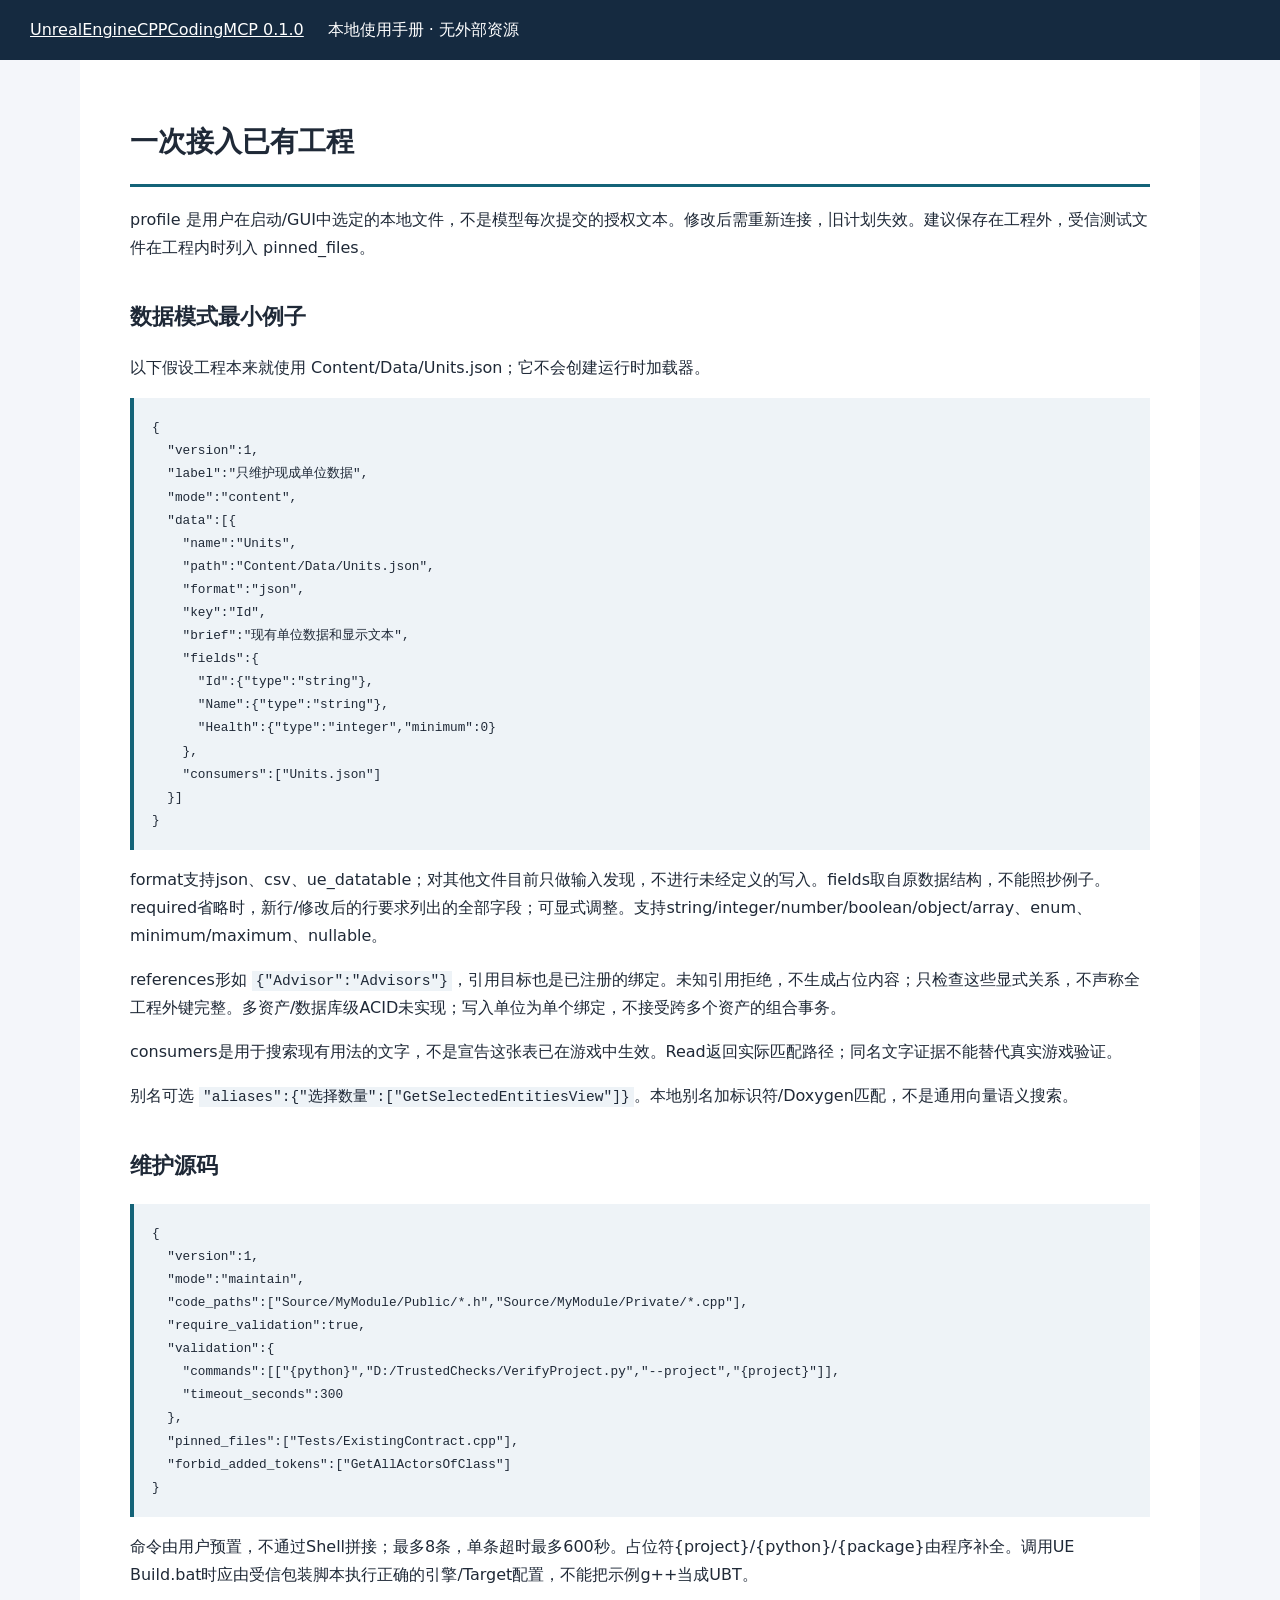
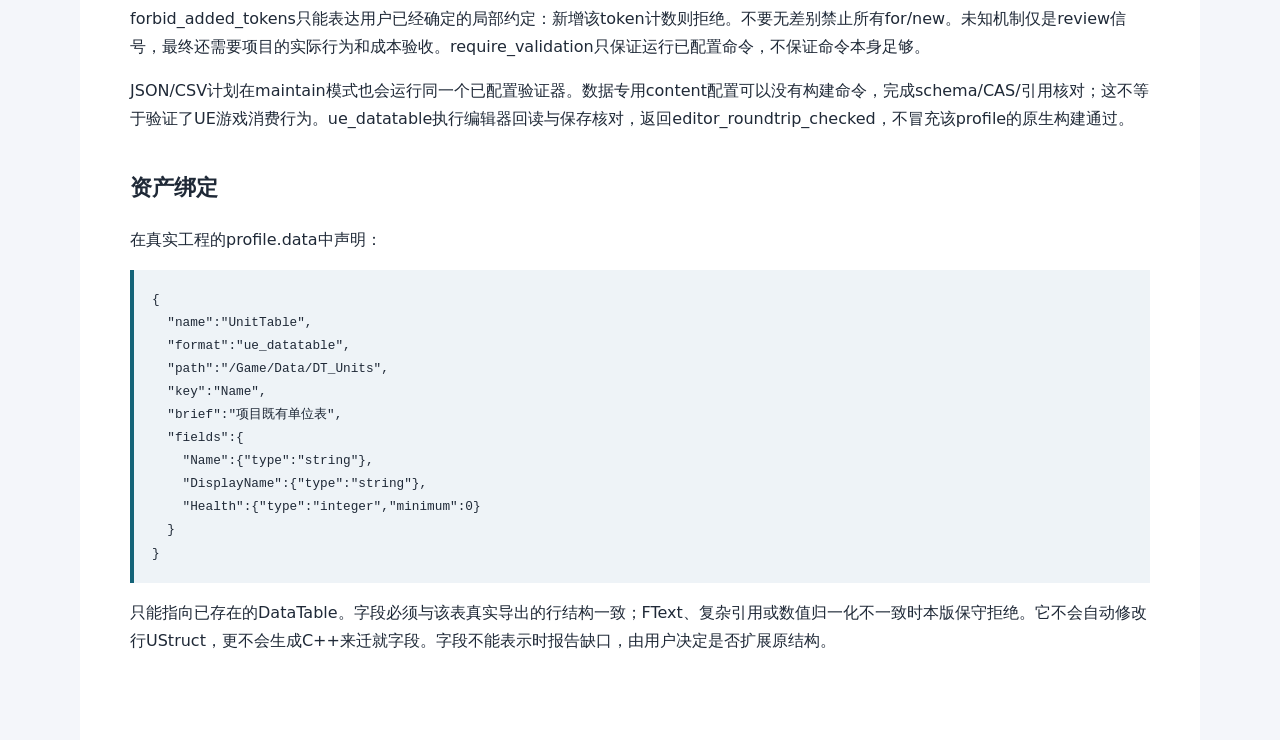
<file: docs/PROFILE_ZH.html>
<!doctype html><html lang="zh-CN"><meta charset="utf-8"><meta name="viewport" content="width=device-width,initial-scale=1"><title>PROFILE_ZH</title><style>body{font-family:system-ui,"Microsoft YaHei",sans-serif;margin:0;color:#1f2937;background:#f4f6fa;line-height:1.75}main{max-width:1020px;margin:auto;background:white;padding:38px 50px 70px}nav{background:#152a40;color:white;padding:16px 30px}a{color:#146378}nav a{color:white;margin-right:24px}h1{font-size:28px;border-bottom:3px solid #146378;padding-bottom:18px}h2{margin-top:36px;font-size:22px}h3{font-size:18px}pre{overflow:auto;background:#eef3f7;padding:18px;border-left:4px solid #146378;font-size:14px;line-height:1.65}code{font-family:Consolas,monospace;font-size:0.91em}p code{background:#eef3f7;padding:2px 4px}table{border-collapse:collapse;width:100%;margin:18px 0;font-size:14px}th,td{border:1px solid #d4dde5;text-align:left;padding:10px;vertical-align:top}th{background:#eaf2f6}img{max-width:100%}.muted{color:#526577;font-size:14px}.cards{display:grid;grid-template-columns:1fr 1fr;gap:16px}.card{background:#eef3f7;padding:18px;border-radius:5px}@media(max-width:700px){main{padding:22px}.cards{grid-template-columns:1fr}table{font-size:12px}}</style><nav><a href="../index.html">UnrealEngineCPPCodingMCP 0.1.0</a><span>本地使用手册 · 无外部资源</span></nav><main><h1>一次接入已有工程</h1>
<p>profile 是用户在启动/GUI中选定的本地文件，不是模型每次提交的授权文本。修改后需重新连接，旧计划失效。建议保存在工程外，受信测试文件在工程内时列入 pinned_files。</p>
<h2>数据模式最小例子</h2>
<p>以下假设工程本来就使用 Content/Data/Units.json；它不会创建运行时加载器。</p>
<pre><code>{
  &quot;version&quot;:1,
  &quot;label&quot;:&quot;只维护现成单位数据&quot;,
  &quot;mode&quot;:&quot;content&quot;,
  &quot;data&quot;:[{
    &quot;name&quot;:&quot;Units&quot;,
    &quot;path&quot;:&quot;Content/Data/Units.json&quot;,
    &quot;format&quot;:&quot;json&quot;,
    &quot;key&quot;:&quot;Id&quot;,
    &quot;brief&quot;:&quot;现有单位数据和显示文本&quot;,
    &quot;fields&quot;:{
      &quot;Id&quot;:{&quot;type&quot;:&quot;string&quot;},
      &quot;Name&quot;:{&quot;type&quot;:&quot;string&quot;},
      &quot;Health&quot;:{&quot;type&quot;:&quot;integer&quot;,&quot;minimum&quot;:0}
    },
    &quot;consumers&quot;:[&quot;Units.json&quot;]
  }]
}</code></pre>
<p>format支持json、csv、ue_datatable；对其他文件目前只做输入发现，不进行未经定义的写入。fields取自原数据结构，不能照抄例子。required省略时，新行/修改后的行要求列出的全部字段；可显式调整。支持string/integer/number/boolean/object/array、enum、minimum/maximum、nullable。</p>
<p>references形如 <code>{&quot;Advisor&quot;:&quot;Advisors&quot;}</code>，引用目标也是已注册的绑定。未知引用拒绝，不生成占位内容；只检查这些显式关系，不声称全工程外键完整。多资产/数据库级ACID未实现；写入单位为单个绑定，不接受跨多个资产的组合事务。</p>
<p>consumers是用于搜索现有用法的文字，不是宣告这张表已在游戏中生效。Read返回实际匹配路径；同名文字证据不能替代真实游戏验证。</p>
<p>别名可选 <code>&quot;aliases&quot;:{&quot;选择数量&quot;:[&quot;GetSelectedEntitiesView&quot;]}</code>。本地别名加标识符/Doxygen匹配，不是通用向量语义搜索。</p>
<h2>维护源码</h2>
<pre><code>{
  &quot;version&quot;:1,
  &quot;mode&quot;:&quot;maintain&quot;,
  &quot;code_paths&quot;:[&quot;Source/MyModule/Public/*.h&quot;,&quot;Source/MyModule/Private/*.cpp&quot;],
  &quot;require_validation&quot;:true,
  &quot;validation&quot;:{
    &quot;commands&quot;:[[&quot;{python}&quot;,&quot;D:/TrustedChecks/VerifyProject.py&quot;,&quot;--project&quot;,&quot;{project}&quot;]],
    &quot;timeout_seconds&quot;:300
  },
  &quot;pinned_files&quot;:[&quot;Tests/ExistingContract.cpp&quot;],
  &quot;forbid_added_tokens&quot;:[&quot;GetAllActorsOfClass&quot;]
}</code></pre>
<p>命令由用户预置，不通过Shell拼接；最多8条，单条超时最多600秒。占位符{project}/{python}/{package}由程序补全。调用UE Build.bat时应由受信包装脚本执行正确的引擎/Target配置，不能把示例g++当成UBT。</p>
<p>forbid_added_tokens只能表达用户已经确定的局部约定：新增该token计数则拒绝。不要无差别禁止所有for/new。未知机制仅是review信号，最终还需要项目的实际行为和成本验收。require_validation只保证运行已配置命令，不保证命令本身足够。</p>
<p>JSON/CSV计划在maintain模式也会运行同一个已配置验证器。数据专用content配置可以没有构建命令，完成schema/CAS/引用核对；这不等于验证了UE游戏消费行为。ue_datatable执行编辑器回读与保存核对，返回editor_roundtrip_checked，不冒充该profile的原生构建通过。</p>
<h2>资产绑定</h2>
<p>在真实工程的profile.data中声明：</p>
<pre><code>{
  &quot;name&quot;:&quot;UnitTable&quot;,
  &quot;format&quot;:&quot;ue_datatable&quot;,
  &quot;path&quot;:&quot;/Game/Data/DT_Units&quot;,
  &quot;key&quot;:&quot;Name&quot;,
  &quot;brief&quot;:&quot;项目既有单位表&quot;,
  &quot;fields&quot;:{
    &quot;Name&quot;:{&quot;type&quot;:&quot;string&quot;},
    &quot;DisplayName&quot;:{&quot;type&quot;:&quot;string&quot;},
    &quot;Health&quot;:{&quot;type&quot;:&quot;integer&quot;,&quot;minimum&quot;:0}
  }
}</code></pre>
<p>只能指向已存在的DataTable。字段必须与该表真实导出的行结构一致；FText、复杂引用或数值归一化不一致时本版保守拒绝。它不会自动修改行UStruct，更不会生成C++来迁就字段。字段不能表示时报告缺口，由用户决定是否扩展原结构。</p></main></html>
</file>
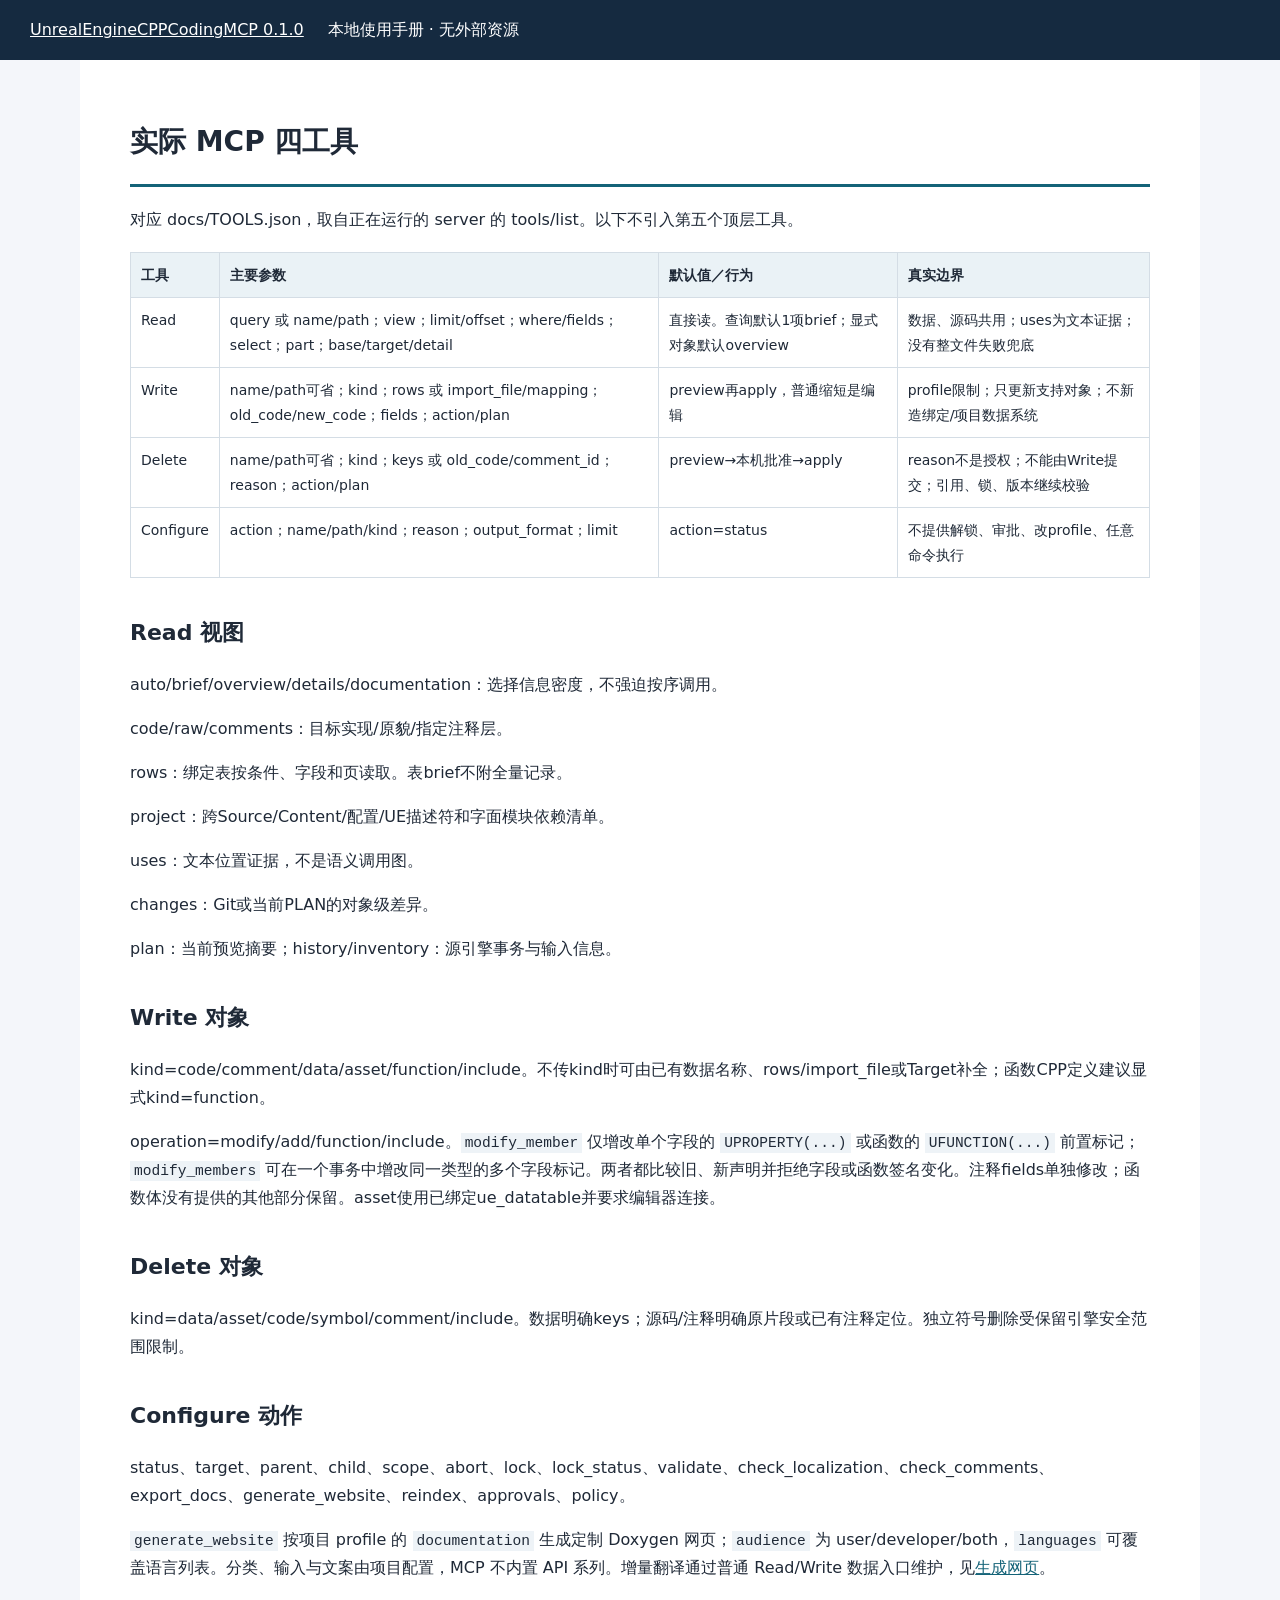
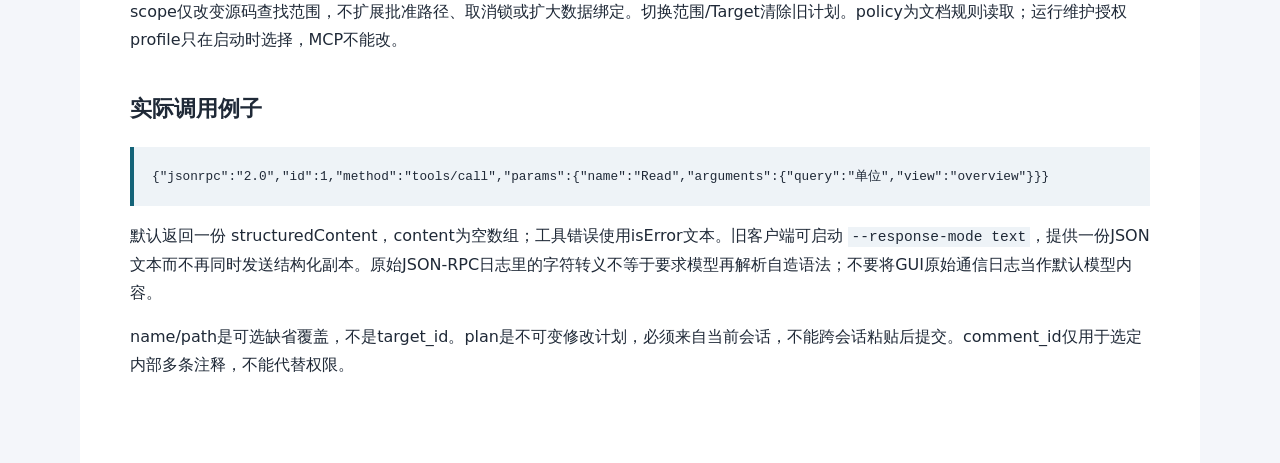
<file: docs/TOOLS.html>
<!doctype html><html lang="zh-CN"><meta charset="utf-8"><meta name="viewport" content="width=device-width,initial-scale=1"><title>TOOLS</title><style>body{font-family:system-ui,"Microsoft YaHei",sans-serif;margin:0;color:#1f2937;background:#f4f6fa;line-height:1.75}main{max-width:1020px;margin:auto;background:white;padding:38px 50px 70px}nav{background:#152a40;color:white;padding:16px 30px}a{color:#146378}nav a{color:white;margin-right:24px}h1{font-size:28px;border-bottom:3px solid #146378;padding-bottom:18px}h2{margin-top:36px;font-size:22px}h3{font-size:18px}pre{overflow:auto;background:#eef3f7;padding:18px;border-left:4px solid #146378;font-size:14px;line-height:1.65}code{font-family:Consolas,monospace;font-size:0.91em}p code{background:#eef3f7;padding:2px 4px}table{border-collapse:collapse;width:100%;margin:18px 0;font-size:14px}th,td{border:1px solid #d4dde5;text-align:left;padding:10px;vertical-align:top}th{background:#eaf2f6}img{max-width:100%}.muted{color:#526577;font-size:14px}.cards{display:grid;grid-template-columns:1fr 1fr;gap:16px}.card{background:#eef3f7;padding:18px;border-radius:5px}@media(max-width:700px){main{padding:22px}.cards{grid-template-columns:1fr}table{font-size:12px}}</style><nav><a href="../index.html">UnrealEngineCPPCodingMCP 0.1.0</a><span>本地使用手册 · 无外部资源</span></nav><main><h1>实际 MCP 四工具</h1>
<p>对应 docs/TOOLS.json，取自正在运行的 server 的 tools/list。以下不引入第五个顶层工具。</p>
<table><tr><th>工具</th><th>主要参数</th><th>默认值／行为</th><th>真实边界</th></tr><tr><td>Read</td><td>query 或 name/path；view；limit/offset；where/fields；select；part；base/target/detail</td><td>直接读。查询默认1项brief；显式对象默认overview</td><td>数据、源码共用；uses为文本证据；没有整文件失败兜底</td></tr><tr><td>Write</td><td>name/path可省；kind；rows 或 import_file/mapping；old_code/new_code；fields；action/plan</td><td>preview再apply，普通缩短是编辑</td><td>profile限制；只更新支持对象；不新造绑定/项目数据系统</td></tr><tr><td>Delete</td><td>name/path可省；kind；keys 或 old_code/comment_id；reason；action/plan</td><td>preview→本机批准→apply</td><td>reason不是授权；不能由Write提交；引用、锁、版本继续校验</td></tr><tr><td>Configure</td><td>action；name/path/kind；reason；output_format；limit</td><td>action=status</td><td>不提供解锁、审批、改profile、任意命令执行</td></tr></table>
<h2>Read 视图</h2>
<p>auto/brief/overview/details/documentation：选择信息密度，不强迫按序调用。</p>
<p>code/raw/comments：目标实现/原貌/指定注释层。</p>
<p>rows：绑定表按条件、字段和页读取。表brief不附全量记录。</p>
<p>project：跨Source/Content/配置/UE描述符和字面模块依赖清单。</p>
<p>uses：文本位置证据，不是语义调用图。</p>
<p>changes：Git或当前PLAN的对象级差异。</p>
<p>plan：当前预览摘要；history/inventory：源引擎事务与输入信息。</p>
<h2>Write 对象</h2>
<p>kind=code/comment/data/asset/function/include。不传kind时可由已有数据名称、rows/import_file或Target补全；函数CPP定义建议显式kind=function。</p>
<p>operation=modify/add/function/include。<code>modify_member</code> 仅增改单个字段的 <code>UPROPERTY(...)</code> 或函数的 <code>UFUNCTION(...)</code> 前置标记；<code>modify_members</code> 可在一个事务中增改同一类型的多个字段标记。两者都比较旧、新声明并拒绝字段或函数签名变化。注释fields单独修改；函数体没有提供的其他部分保留。asset使用已绑定ue_datatable并要求编辑器连接。</p>
<h2>Delete 对象</h2>
<p>kind=data/asset/code/symbol/comment/include。数据明确keys；源码/注释明确原片段或已有注释定位。独立符号删除受保留引擎安全范围限制。</p>
<h2>Configure 动作</h2>
<p>status、target、parent、child、scope、abort、lock、lock_status、validate、check_localization、check_comments、export_docs、generate_website、reindex、approvals、policy。</p>
<p><code>generate_website</code> 按项目 profile 的 <code>documentation</code> 生成定制 Doxygen 网页；<code>audience</code> 为 user/developer/both，<code>languages</code> 可覆盖语言列表。分类、输入与文案由项目配置，MCP 不内置 API 系列。增量翻译通过普通 Read/Write 数据入口维护，见<a href="WEBSITE_ZH.html">生成网页</a>。</p>
<p>scope仅改变源码查找范围，不扩展批准路径、取消锁或扩大数据绑定。切换范围/Target清除旧计划。policy为文档规则读取；运行维护授权profile只在启动时选择，MCP不能改。</p>
<h2>实际调用例子</h2>
<pre><code>{&quot;jsonrpc&quot;:&quot;2.0&quot;,&quot;id&quot;:1,&quot;method&quot;:&quot;tools/call&quot;,&quot;params&quot;:{&quot;name&quot;:&quot;Read&quot;,&quot;arguments&quot;:{&quot;query&quot;:&quot;单位&quot;,&quot;view&quot;:&quot;overview&quot;}}}</code></pre>
<p>默认返回一份 structuredContent，content为空数组；工具错误使用isError文本。旧客户端可启动 <code>--response-mode text</code>，提供一份JSON文本而不再同时发送结构化副本。原始JSON-RPC日志里的字符转义不等于要求模型再解析自造语法；不要将GUI原始通信日志当作默认模型内容。</p>
<p>name/path是可选缺省覆盖，不是target_id。plan是不可变修改计划，必须来自当前会话，不能跨会话粘贴后提交。comment_id仅用于选定内部多条注释，不能代替权限。</p></main></html>
</file>
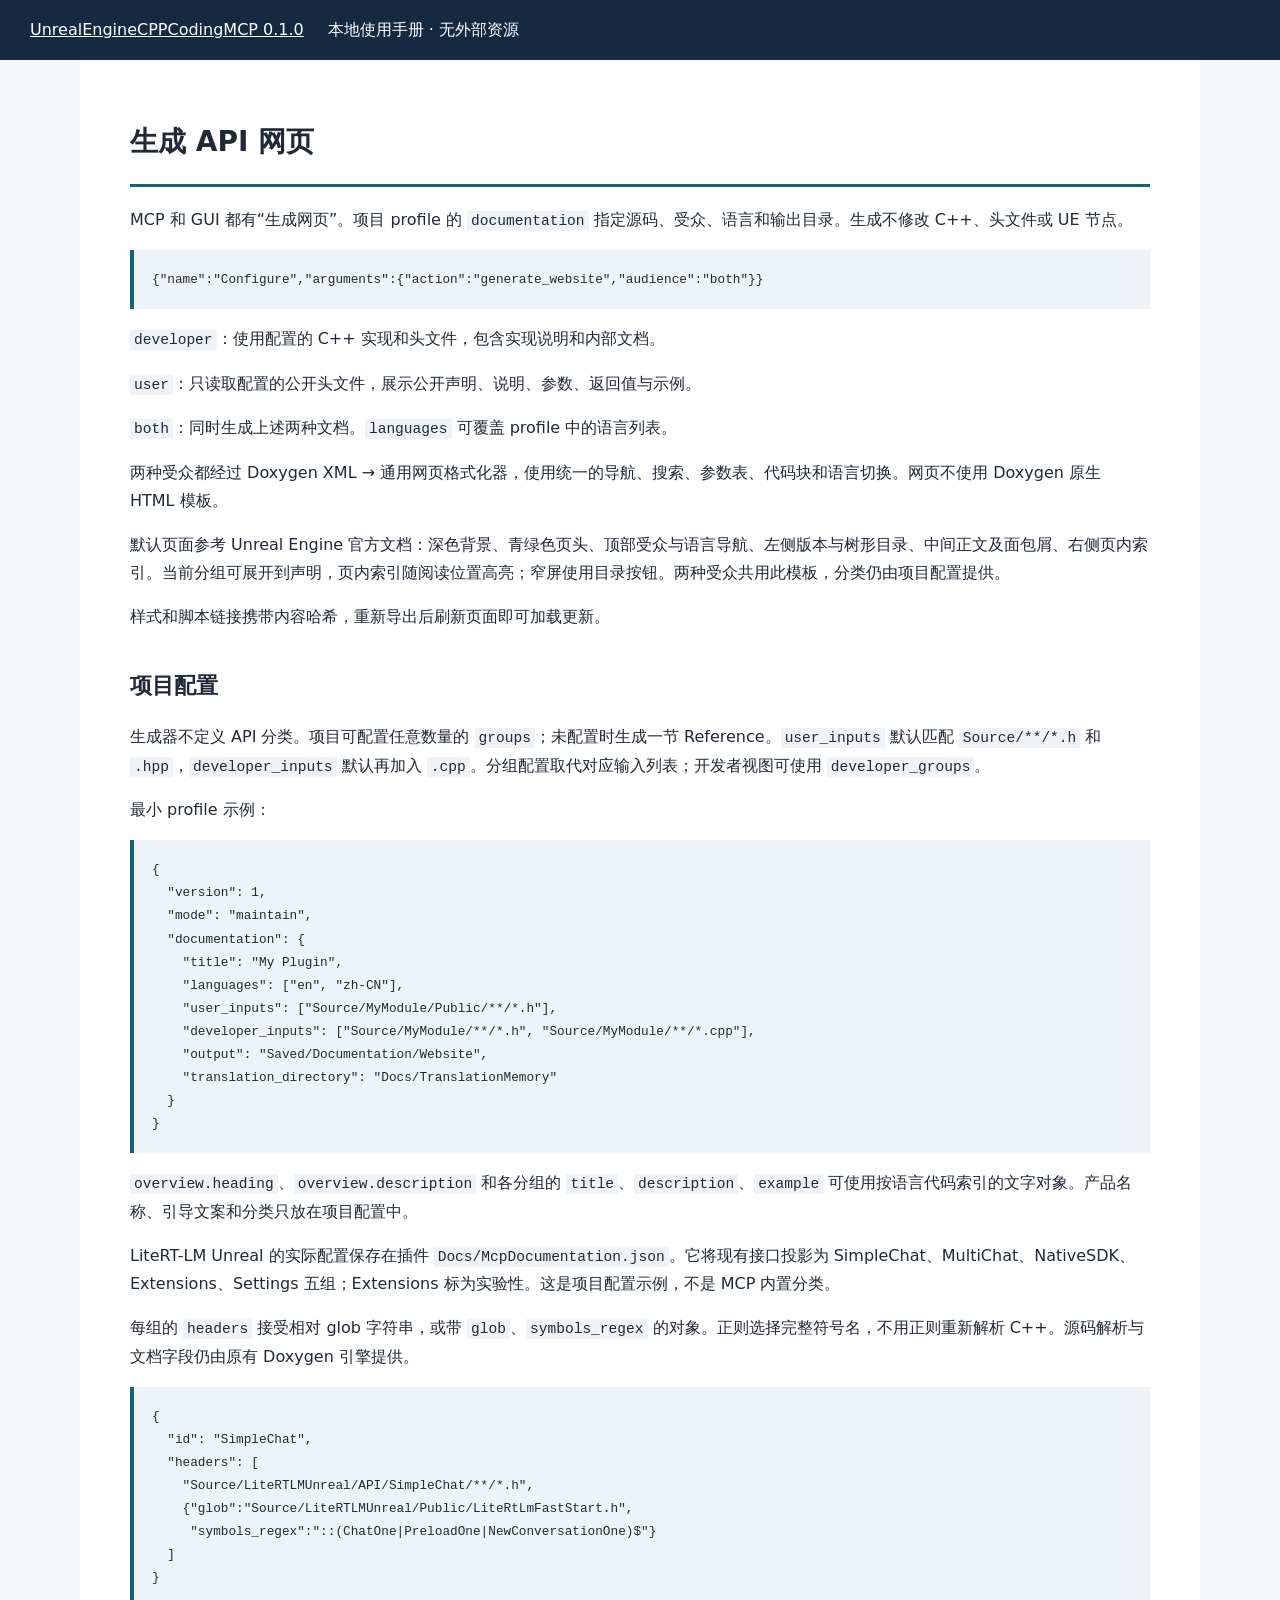
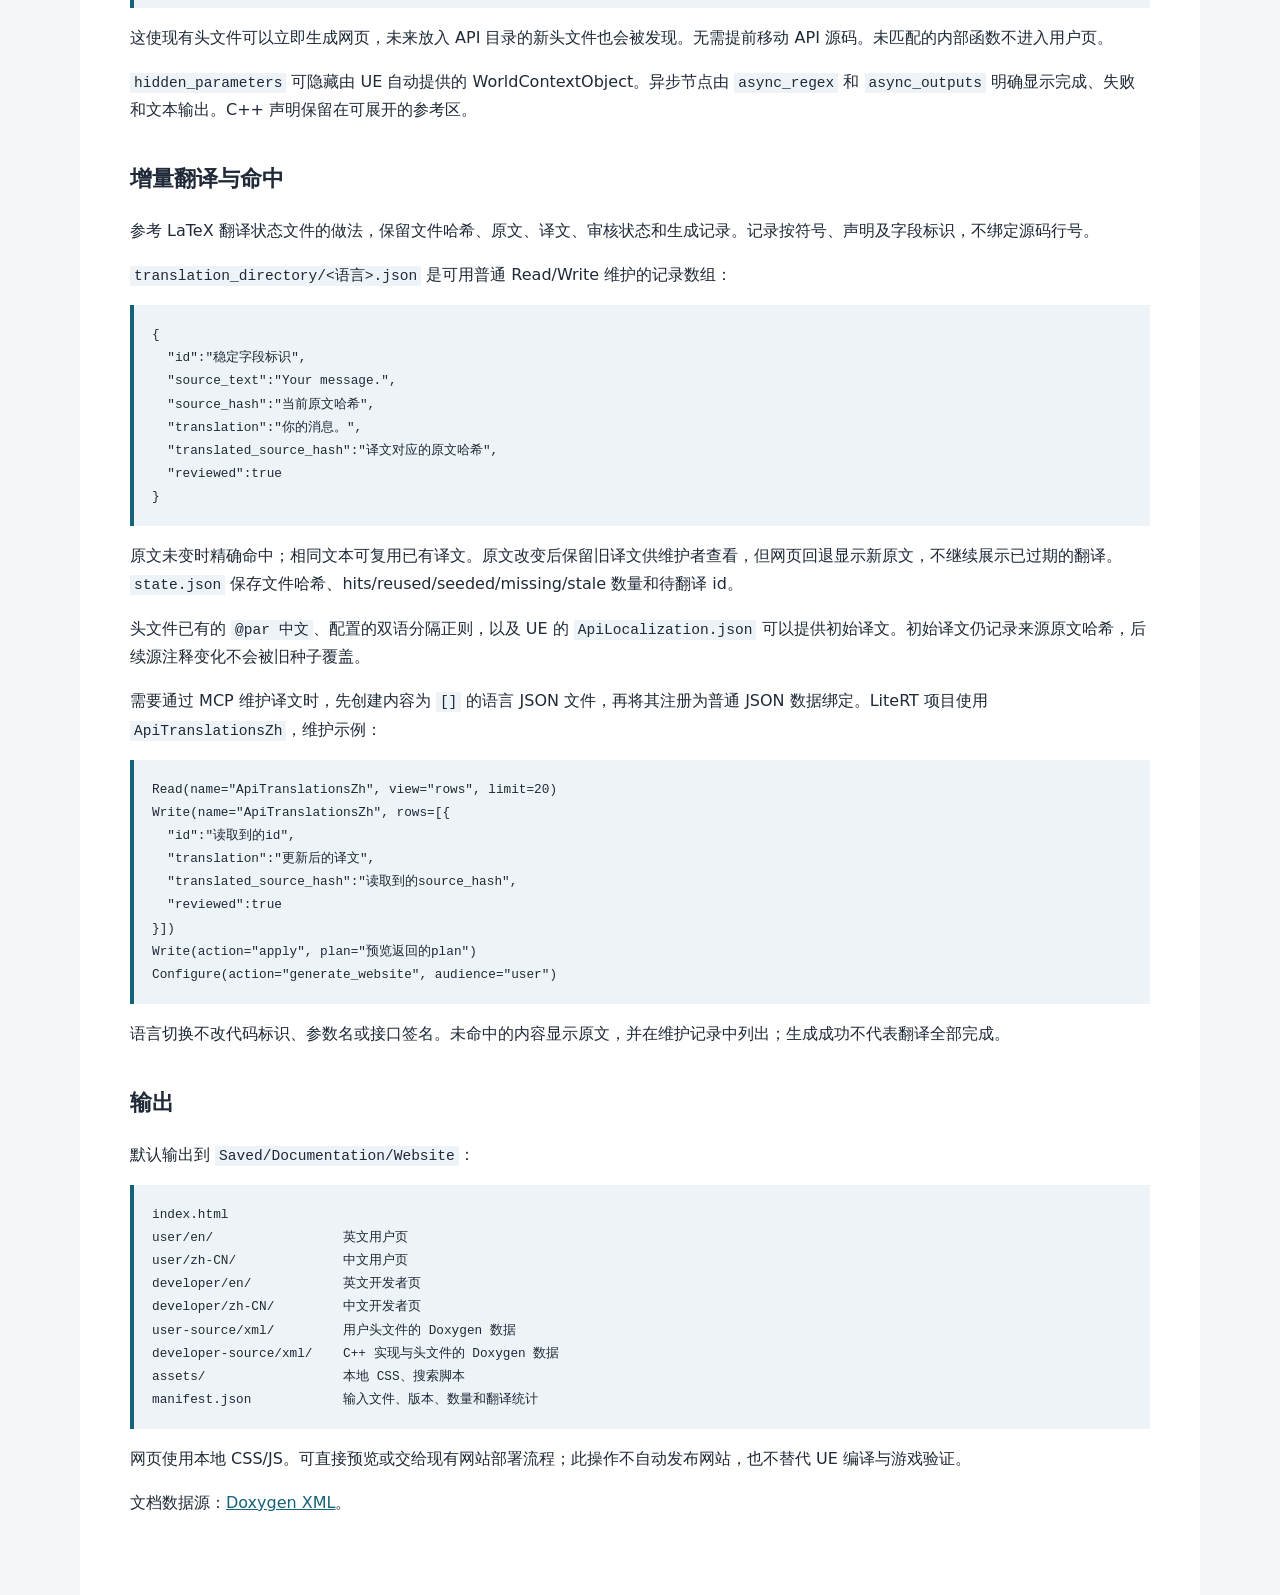
<file: docs/WEBSITE_ZH.html>
<!doctype html><html lang="zh-CN"><meta charset="utf-8"><meta name="viewport" content="width=device-width,initial-scale=1"><title>WEBSITE_ZH</title><style>body{font-family:system-ui,"Microsoft YaHei",sans-serif;margin:0;color:#1f2937;background:#f4f6fa;line-height:1.75}main{max-width:1020px;margin:auto;background:white;padding:38px 50px 70px}nav{background:#152a40;color:white;padding:16px 30px}a{color:#146378}nav a{color:white;margin-right:24px}h1{font-size:28px;border-bottom:3px solid #146378;padding-bottom:18px}h2{margin-top:36px;font-size:22px}h3{font-size:18px}pre{overflow:auto;background:#eef3f7;padding:18px;border-left:4px solid #146378;font-size:14px;line-height:1.65}code{font-family:Consolas,monospace;font-size:0.91em}p code{background:#eef3f7;padding:2px 4px}table{border-collapse:collapse;width:100%;margin:18px 0;font-size:14px}th,td{border:1px solid #d4dde5;text-align:left;padding:10px;vertical-align:top}th{background:#eaf2f6}img{max-width:100%}.muted{color:#526577;font-size:14px}.cards{display:grid;grid-template-columns:1fr 1fr;gap:16px}.card{background:#eef3f7;padding:18px;border-radius:5px}@media(max-width:700px){main{padding:22px}.cards{grid-template-columns:1fr}table{font-size:12px}}</style><nav><a href="../index.html">UnrealEngineCPPCodingMCP 0.1.0</a><span>本地使用手册 · 无外部资源</span></nav><main><h1>生成 API 网页</h1>
<p>MCP 和 GUI 都有“生成网页”。项目 profile 的 <code>documentation</code> 指定源码、受众、语言和输出目录。生成不修改 C++、头文件或 UE 节点。</p>
<pre><code>{&quot;name&quot;:&quot;Configure&quot;,&quot;arguments&quot;:{&quot;action&quot;:&quot;generate_website&quot;,&quot;audience&quot;:&quot;both&quot;}}</code></pre>
<p><code>developer</code>：使用配置的 C++ 实现和头文件，包含实现说明和内部文档。</p>
<p><code>user</code>：只读取配置的公开头文件，展示公开声明、说明、参数、返回值与示例。</p>
<p><code>both</code>：同时生成上述两种文档。<code>languages</code> 可覆盖 profile 中的语言列表。</p>
<p>两种受众都经过 Doxygen XML → 通用网页格式化器，使用统一的导航、搜索、参数表、代码块和语言切换。网页不使用 Doxygen 原生 HTML 模板。</p>
<p>默认页面参考 Unreal Engine 官方文档：深色背景、青绿色页头、顶部受众与语言导航、左侧版本与树形目录、中间正文及面包屑、右侧页内索引。当前分组可展开到声明，页内索引随阅读位置高亮；窄屏使用目录按钮。两种受众共用此模板，分类仍由项目配置提供。</p>
<p>样式和脚本链接携带内容哈希，重新导出后刷新页面即可加载更新。</p>
<h2>项目配置</h2>
<p>生成器不定义 API 分类。项目可配置任意数量的 <code>groups</code>；未配置时生成一节 Reference。<code>user_inputs</code> 默认匹配 <code>Source/**/*.h</code> 和 <code>.hpp</code>，<code>developer_inputs</code> 默认再加入 <code>.cpp</code>。分组配置取代对应输入列表；开发者视图可使用 <code>developer_groups</code>。</p>
<p>最小 profile 示例：</p>
<pre><code>{
  &quot;version&quot;: 1,
  &quot;mode&quot;: &quot;maintain&quot;,
  &quot;documentation&quot;: {
    &quot;title&quot;: &quot;My Plugin&quot;,
    &quot;languages&quot;: [&quot;en&quot;, &quot;zh-CN&quot;],
    &quot;user_inputs&quot;: [&quot;Source/MyModule/Public/**/*.h&quot;],
    &quot;developer_inputs&quot;: [&quot;Source/MyModule/**/*.h&quot;, &quot;Source/MyModule/**/*.cpp&quot;],
    &quot;output&quot;: &quot;Saved/Documentation/Website&quot;,
    &quot;translation_directory&quot;: &quot;Docs/TranslationMemory&quot;
  }
}</code></pre>
<p><code>overview.heading</code>、<code>overview.description</code> 和各分组的 <code>title</code>、<code>description</code>、<code>example</code> 可使用按语言代码索引的文字对象。产品名称、引导文案和分类只放在项目配置中。</p>
<p>LiteRT-LM Unreal 的实际配置保存在插件 <code>Docs/McpDocumentation.json</code>。它将现有接口投影为 SimpleChat、MultiChat、NativeSDK、Extensions、Settings 五组；Extensions 标为实验性。这是项目配置示例，不是 MCP 内置分类。</p>
<p>每组的 <code>headers</code> 接受相对 glob 字符串，或带 <code>glob</code>、<code>symbols_regex</code> 的对象。正则选择完整符号名，不用正则重新解析 C++。源码解析与文档字段仍由原有 Doxygen 引擎提供。</p>
<pre><code>{
  &quot;id&quot;: &quot;SimpleChat&quot;,
  &quot;headers&quot;: [
    &quot;Source/LiteRTLMUnreal/API/SimpleChat/**/*.h&quot;,
    {&quot;glob&quot;:&quot;Source/LiteRTLMUnreal/Public/LiteRtLmFastStart.h&quot;,
     &quot;symbols_regex&quot;:&quot;::(ChatOne|PreloadOne|NewConversationOne)$&quot;}
  ]
}</code></pre>
<p>这使现有头文件可以立即生成网页，未来放入 API 目录的新头文件也会被发现。无需提前移动 API 源码。未匹配的内部函数不进入用户页。</p>
<p><code>hidden_parameters</code> 可隐藏由 UE 自动提供的 WorldContextObject。异步节点由 <code>async_regex</code> 和 <code>async_outputs</code> 明确显示完成、失败和文本输出。C++ 声明保留在可展开的参考区。</p>
<h2>增量翻译与命中</h2>
<p>参考 LaTeX 翻译状态文件的做法，保留文件哈希、原文、译文、审核状态和生成记录。记录按符号、声明及字段标识，不绑定源码行号。</p>
<p><code>translation_directory/&lt;语言&gt;.json</code> 是可用普通 Read/Write 维护的记录数组：</p>
<pre><code>{
  &quot;id&quot;:&quot;稳定字段标识&quot;,
  &quot;source_text&quot;:&quot;Your message.&quot;,
  &quot;source_hash&quot;:&quot;当前原文哈希&quot;,
  &quot;translation&quot;:&quot;你的消息。&quot;,
  &quot;translated_source_hash&quot;:&quot;译文对应的原文哈希&quot;,
  &quot;reviewed&quot;:true
}</code></pre>
<p>原文未变时精确命中；相同文本可复用已有译文。原文改变后保留旧译文供维护者查看，但网页回退显示新原文，不继续展示已过期的翻译。<code>state.json</code> 保存文件哈希、hits/reused/seeded/missing/stale 数量和待翻译 id。</p>
<p>头文件已有的 <code>@par 中文</code>、配置的双语分隔正则，以及 UE 的 <code>ApiLocalization.json</code> 可以提供初始译文。初始译文仍记录来源原文哈希，后续源注释变化不会被旧种子覆盖。</p>
<p>需要通过 MCP 维护译文时，先创建内容为 <code>[]</code> 的语言 JSON 文件，再将其注册为普通 JSON 数据绑定。LiteRT 项目使用 <code>ApiTranslationsZh</code>，维护示例：</p>
<pre><code>Read(name=&quot;ApiTranslationsZh&quot;, view=&quot;rows&quot;, limit=20)
Write(name=&quot;ApiTranslationsZh&quot;, rows=[{
  &quot;id&quot;:&quot;读取到的id&quot;,
  &quot;translation&quot;:&quot;更新后的译文&quot;,
  &quot;translated_source_hash&quot;:&quot;读取到的source_hash&quot;,
  &quot;reviewed&quot;:true
}])
Write(action=&quot;apply&quot;, plan=&quot;预览返回的plan&quot;)
Configure(action=&quot;generate_website&quot;, audience=&quot;user&quot;)</code></pre>
<p>语言切换不改代码标识、参数名或接口签名。未命中的内容显示原文，并在维护记录中列出；生成成功不代表翻译全部完成。</p>
<h2>输出</h2>
<p>默认输出到 <code>Saved/Documentation/Website</code>：</p>
<pre><code>index.html
user/en/                 英文用户页
user/zh-CN/              中文用户页
developer/en/            英文开发者页
developer/zh-CN/         中文开发者页
user-source/xml/         用户头文件的 Doxygen 数据
developer-source/xml/    C++ 实现与头文件的 Doxygen 数据
assets/                  本地 CSS、搜索脚本
manifest.json            输入文件、版本、数量和翻译统计</code></pre>
<p>网页使用本地 CSS/JS。可直接预览或交给现有网站部署流程；此操作不自动发布网站，也不替代 UE 编译与游戏验证。</p>
<p>文档数据源：<a href="https://www.doxygen.nl/manual/customize.html">Doxygen XML</a>。</p></main></html>
</file>
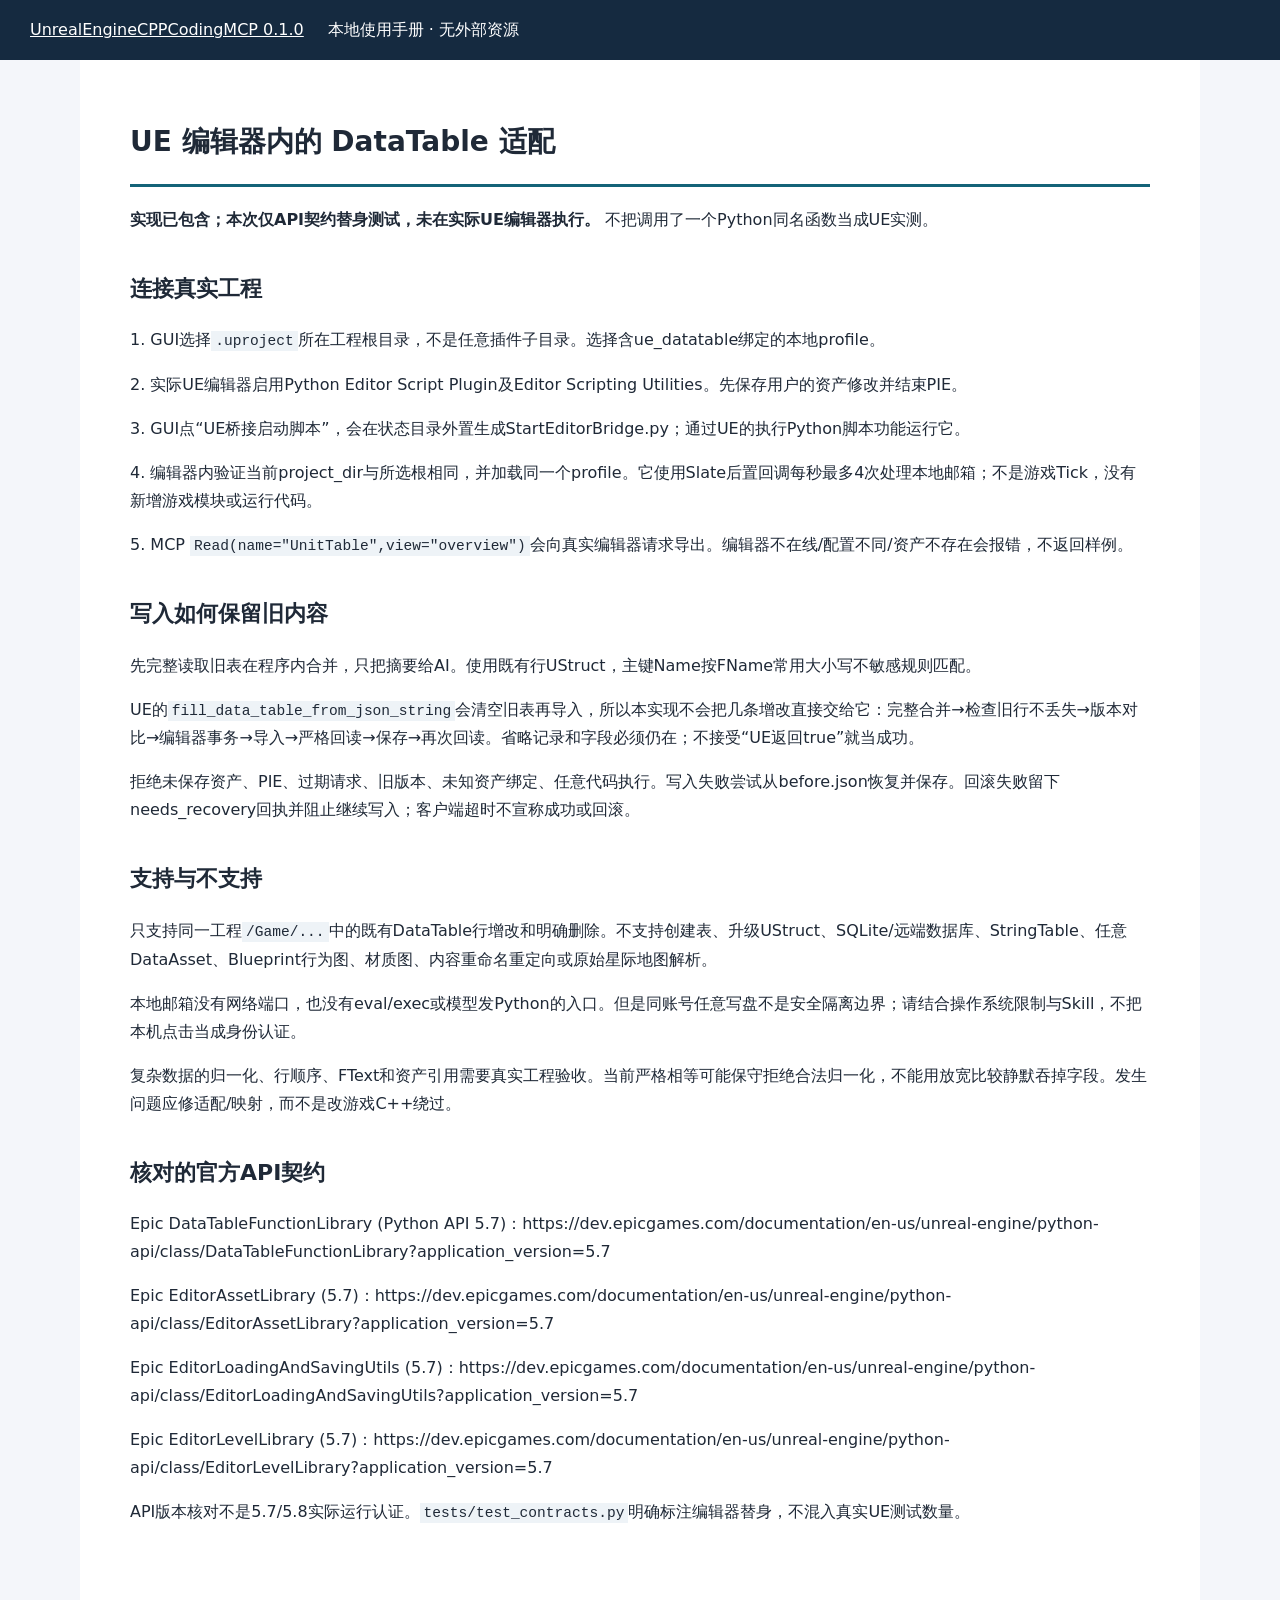
<file: editor/README.html>
<!doctype html><html lang="zh-CN"><meta charset="utf-8"><meta name="viewport" content="width=device-width,initial-scale=1"><title>README</title><style>body{font-family:system-ui,"Microsoft YaHei",sans-serif;margin:0;color:#1f2937;background:#f4f6fa;line-height:1.75}main{max-width:1020px;margin:auto;background:white;padding:38px 50px 70px}nav{background:#152a40;color:white;padding:16px 30px}a{color:#146378}nav a{color:white;margin-right:24px}h1{font-size:28px;border-bottom:3px solid #146378;padding-bottom:18px}h2{margin-top:36px;font-size:22px}h3{font-size:18px}pre{overflow:auto;background:#eef3f7;padding:18px;border-left:4px solid #146378;font-size:14px;line-height:1.65}code{font-family:Consolas,monospace;font-size:0.91em}p code{background:#eef3f7;padding:2px 4px}table{border-collapse:collapse;width:100%;margin:18px 0;font-size:14px}th,td{border:1px solid #d4dde5;text-align:left;padding:10px;vertical-align:top}th{background:#eaf2f6}img{max-width:100%}.muted{color:#526577;font-size:14px}.cards{display:grid;grid-template-columns:1fr 1fr;gap:16px}.card{background:#eef3f7;padding:18px;border-radius:5px}@media(max-width:700px){main{padding:22px}.cards{grid-template-columns:1fr}table{font-size:12px}}</style><nav><a href="../index.html">UnrealEngineCPPCodingMCP 0.1.0</a><span>本地使用手册 · 无外部资源</span></nav><main><h1>UE 编辑器内的 DataTable 适配</h1>
<p><b>实现已包含；本次仅API契约替身测试，未在实际UE编辑器执行。</b> 不把调用了一个Python同名函数当成UE实测。</p>
<h2>连接真实工程</h2>
<p>1. GUI选择<code>.uproject</code>所在工程根目录，不是任意插件子目录。选择含ue_datatable绑定的本地profile。</p>
<p>2. 实际UE编辑器启用Python Editor Script Plugin及Editor Scripting Utilities。先保存用户的资产修改并结束PIE。</p>
<p>3. GUI点“UE桥接启动脚本”，会在状态目录外置生成StartEditorBridge.py；通过UE的执行Python脚本功能运行它。</p>
<p>4. 编辑器内验证当前project_dir与所选根相同，并加载同一个profile。它使用Slate后置回调每秒最多4次处理本地邮箱；不是游戏Tick，没有新增游戏模块或运行代码。</p>
<p>5. MCP <code>Read(name=&quot;UnitTable&quot;,view=&quot;overview&quot;)</code>会向真实编辑器请求导出。编辑器不在线/配置不同/资产不存在会报错，不返回样例。</p>
<h2>写入如何保留旧内容</h2>
<p>先完整读取旧表在程序内合并，只把摘要给AI。使用既有行UStruct，主键Name按FName常用大小写不敏感规则匹配。</p>
<p>UE的<code>fill_data_table_from_json_string</code>会清空旧表再导入，所以本实现不会把几条增改直接交给它：完整合并→检查旧行不丢失→版本对比→编辑器事务→导入→严格回读→保存→再次回读。省略记录和字段必须仍在；不接受“UE返回true”就当成功。</p>
<p>拒绝未保存资产、PIE、过期请求、旧版本、未知资产绑定、任意代码执行。写入失败尝试从before.json恢复并保存。回滚失败留下needs_recovery回执并阻止继续写入；客户端超时不宣称成功或回滚。</p>
<h2>支持与不支持</h2>
<p>只支持同一工程<code>/Game/...</code>中的既有DataTable行增改和明确删除。不支持创建表、升级UStruct、SQLite/远端数据库、StringTable、任意DataAsset、Blueprint行为图、材质图、内容重命名重定向或原始星际地图解析。</p>
<p>本地邮箱没有网络端口，也没有eval/exec或模型发Python的入口。但是同账号任意写盘不是安全隔离边界；请结合操作系统限制与Skill，不把本机点击当成身份认证。</p>
<p>复杂数据的归一化、行顺序、FText和资产引用需要真实工程验收。当前严格相等可能保守拒绝合法归一化，不能用放宽比较静默吞掉字段。发生问题应修适配/映射，而不是改游戏C++绕过。</p>
<h2>核对的官方API契约</h2>
<p>Epic DataTableFunctionLibrary (Python API 5.7)：https://dev.epicgames.com/documentation/en-us/unreal-engine/python-api/class/DataTableFunctionLibrary?application_version=5.7</p>
<p>Epic EditorAssetLibrary (5.7)：https://dev.epicgames.com/documentation/en-us/unreal-engine/python-api/class/EditorAssetLibrary?application_version=5.7</p>
<p>Epic EditorLoadingAndSavingUtils (5.7)：https://dev.epicgames.com/documentation/en-us/unreal-engine/python-api/class/EditorLoadingAndSavingUtils?application_version=5.7</p>
<p>Epic EditorLevelLibrary (5.7)：https://dev.epicgames.com/documentation/en-us/unreal-engine/python-api/class/EditorLevelLibrary?application_version=5.7</p>
<p>API版本核对不是5.7/5.8实际运行认证。<code>tests/test_contracts.py</code>明确标注编辑器替身，不混入真实UE测试数量。</p></main></html>
</file>
